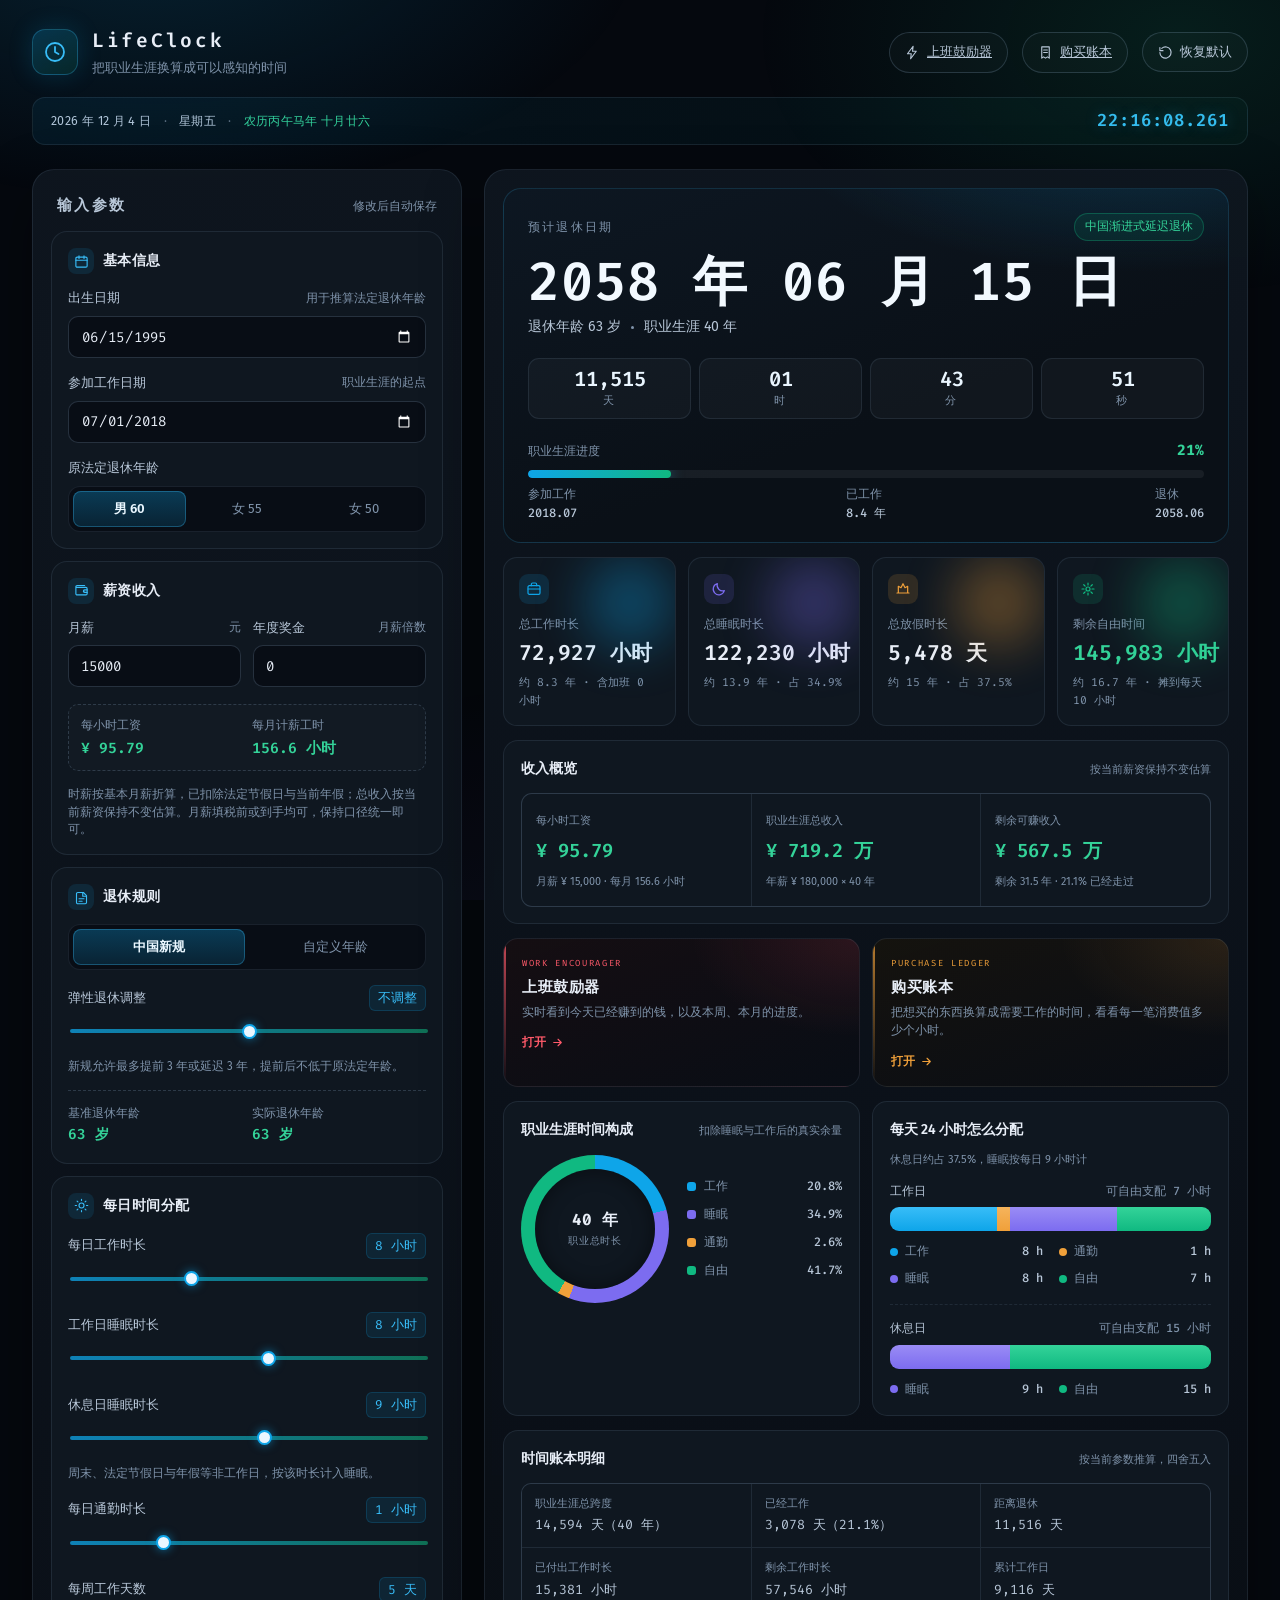
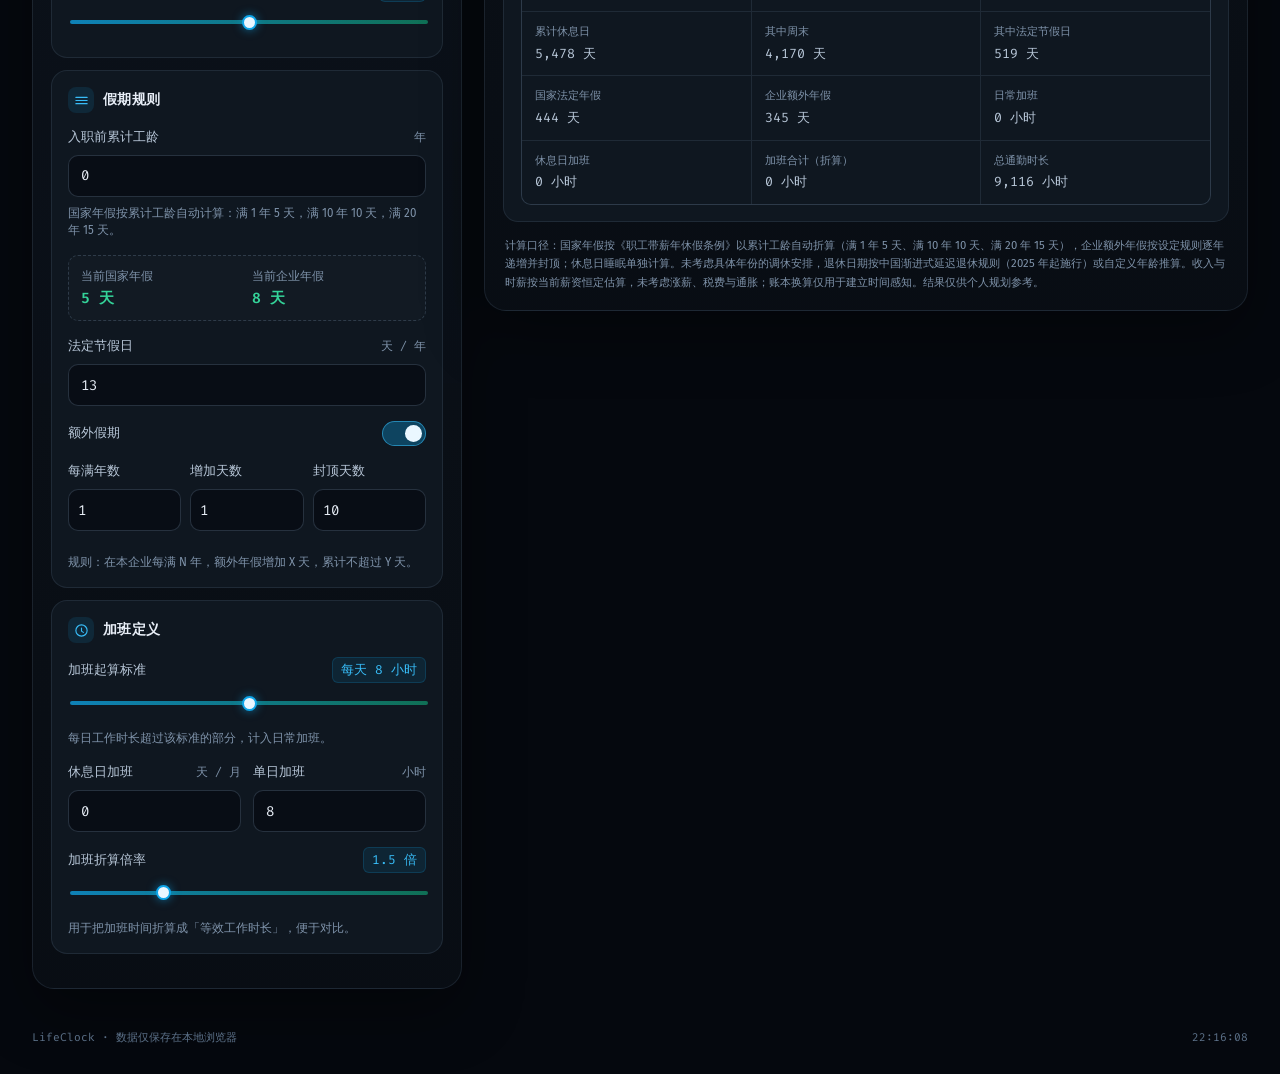
<file: index.html>
<!DOCTYPE html>
<html lang="zh-CN">
<head>
<meta charset="UTF-8" />
<meta name="viewport" content="width=device-width, initial-scale=1" />
<meta http-equiv="Cache-Control" content="no-cache, no-store, must-revalidate" />
<meta http-equiv="Pragma" content="no-cache" />
<meta http-equiv="Expires" content="0" />
<title>LifeClock · 职业生涯时间计算器</title>
<meta name="description" content="从参加工作日期推算退休时间，扣除工作、睡眠、通勤后，看看你这一生还剩下多少自由时间。" />
<link rel="preconnect" href="https://fonts.googleapis.com" />
<link rel="preconnect" href="https://fonts.gstatic.com" crossorigin />
<link href="https://fonts.googleapis.com/css2?family=Fira+Code:wght@400;500;600;700&family=Fira+Sans:wght@300;400;500;600;700&display=swap" rel="stylesheet" />
<link rel="stylesheet" href="styles.css?v=6" />
</head>
<body>
<div class="ambient" aria-hidden="true"></div>

<header class="topbar">
  <div class="brand">
    <span class="brand-mark" aria-hidden="true">
      <svg viewBox="0 0 24 24" fill="none" stroke="currentColor" stroke-width="1.8" stroke-linecap="round" stroke-linejoin="round">
        <circle cx="12" cy="12" r="9"></circle>
        <path d="M12 7v5l3.5 2"></path>
      </svg>
    </span>
    <div class="brand-text">
      <h1>LifeClock</h1>
      <p>把职业生涯换算成可以感知的时间</p>
    </div>
  </div>
  <div class="topbar-right">
    <a class="ghost-btn nav-work" href="/work.html" aria-label="打开上班鼓励器">
      <svg viewBox="0 0 24 24" fill="none" stroke="currentColor" stroke-width="1.8" stroke-linecap="round" stroke-linejoin="round" aria-hidden="true">
        <path d="M13 2L4 14h6l-1 8 9-12h-6z"></path>
      </svg>
      <span class="btn-label">上班鼓励器</span>
    </a>
    <a class="ghost-btn nav-ledger" href="/ledger.html" aria-label="打开购买账本">
      <svg viewBox="0 0 24 24" fill="none" stroke="currentColor" stroke-width="1.8" stroke-linecap="round" stroke-linejoin="round" aria-hidden="true">
        <path d="M6 3h12v18l-3-2-3 2-3-2-3 2z"></path>
        <path d="M9 8h6M9 12h6"></path>
      </svg>
      <span class="btn-label">购买账本</span>
    </a>
    <button type="button" class="ghost-btn" id="resetBtn" aria-label="恢复默认参数">
      <svg viewBox="0 0 24 24" fill="none" stroke="currentColor" stroke-width="1.8" stroke-linecap="round" stroke-linejoin="round" aria-hidden="true">
        <path d="M3 12a9 9 0 1 0 3-6.7"></path>
        <path d="M3 4v5h5"></path>
      </svg>
      <span class="btn-label">恢复默认</span>
    </button>
  </div>
</header>

<div class="clock-strip" aria-label="当前日期与时间">
  <div class="clock-date">
    <span id="liveDate">—</span>
    <span id="liveWeek">—</span>
    <span id="liveLunar" class="clock-lunar">—</span>
  </div>
  <b class="clock-time" id="liveTime">--:--:--.---</b>
</div>

<main class="layout">
  <!-- ============ 参数面板 ============ -->
  <section class="panel settings" aria-label="参数设置">

    <div class="panel-head">
      <h2>输入参数</h2>
      <span class="auto-save">修改后自动保存</span>
    </div>

    <div class="card">
      <div class="card-title">
        <span class="card-icon" aria-hidden="true">
          <svg viewBox="0 0 24 24" fill="none" stroke="currentColor" stroke-width="1.8" stroke-linecap="round" stroke-linejoin="round"><rect x="3" y="5" width="18" height="16" rx="2"></rect><path d="M8 3v4M16 3v4M3 10h18"></path></svg>
        </span>
        基本信息
      </div>

      <div class="field">
        <div class="field-head">
          <label for="birthDate">出生日期</label>
          <span class="hint">用于推算法定退休年龄</span>
        </div>
        <input type="date" id="birthDate" />
      </div>

      <div class="field">
        <div class="field-head">
          <label for="workStartDate">参加工作日期</label>
          <span class="hint">职业生涯的起点</span>
        </div>
        <input type="date" id="workStartDate" />
      </div>

      <div class="field">
        <div class="field-head">
          <span class="label-text" id="genderLabel">原法定退休年龄</span>
        </div>
        <div class="segmented" role="group" aria-labelledby="genderLabel" id="genderGroup">
          <button type="button" data-gender="male">男 60</button>
          <button type="button" data-gender="female55">女 55</button>
          <button type="button" data-gender="female50">女 50</button>
        </div>
      </div>
    </div>

    <div class="card">
      <div class="card-title">
        <span class="card-icon" aria-hidden="true">
          <svg viewBox="0 0 24 24" fill="none" stroke="currentColor" stroke-width="1.8" stroke-linecap="round" stroke-linejoin="round"><path d="M3 7h16a2 2 0 0 1 2 2v8a2 2 0 0 1-2 2H5a2 2 0 0 1-2-2V6a2 2 0 0 1 2-2h12"></path><path d="M16 13h.01M21 11h-4a2 2 0 0 0 0 4h4"></path></svg>
        </span>
        薪资收入
      </div>

      <div class="field-grid">
        <div class="field">
          <div class="field-head">
            <label for="monthlySalary">月薪</label>
            <span class="hint">元</span>
          </div>
          <input type="number" id="monthlySalary" min="0" max="1000000" step="100" value="15000" />
        </div>
        <div class="field">
          <div class="field-head">
            <label for="bonusMonths">年度奖金</label>
            <span class="hint">月薪倍数</span>
          </div>
          <input type="number" id="bonusMonths" min="0" max="24" step="0.5" value="0" />
        </div>
      </div>

      <div class="leave-summary">
        <div><span>每小时工资</span><b id="hourlyWage">—</b></div>
        <div><span>每月计薪工时</span><b id="monthlyHours">—</b></div>
      </div>

      <p class="field-note">时薪按基本月薪折算，已扣除法定节假日与当前年假；总收入按当前薪资保持不变估算。月薪填税前或到手均可，保持口径统一即可。</p>
    </div>

    <div class="card">
      <div class="card-title">
        <span class="card-icon" aria-hidden="true">
          <svg viewBox="0 0 24 24" fill="none" stroke="currentColor" stroke-width="1.8" stroke-linecap="round" stroke-linejoin="round"><path d="M4 20V6a2 2 0 0 1 2-2h9l5 5v11a2 2 0 0 1-2 2H6a2 2 0 0 1-2-2z"></path><path d="M14 4v6h6M8 14h8M8 18h5"></path></svg>
        </span>
        退休规则
      </div>

      <div class="field">
        <div class="segmented wide" role="group" aria-label="退休规则" id="retireModeGroup">
          <button type="button" data-mode="reform">中国新规</button>
          <button type="button" data-mode="custom">自定义年龄</button>
        </div>
      </div>

      <div class="field" id="customAgeField" hidden>
        <div class="field-head">
          <label for="customAge">退休年龄</label>
          <output id="customAgeOut">60 岁</output>
        </div>
        <input type="range" id="customAge" min="45" max="70" step="1" value="60" />
      </div>

      <div class="field">
        <div class="field-head">
          <label for="flexMonths">弹性退休调整</label>
          <output id="flexOut">不调整</output>
        </div>
        <input type="range" id="flexMonths" min="-36" max="36" step="1" value="0" />
        <p class="field-note" id="flexNote">新规允许最多提前 3 年或延迟 3 年，提前后不低于原法定年龄。</p>
      </div>

      <div class="rule-summary" id="ruleSummary">
        <div class="rule-row"><span>基准退休年龄</span><b id="legalAge">—</b></div>
        <div class="rule-row"><span>实际退休年龄</span><b id="actualAge">—</b></div>
      </div>
    </div>

    <div class="card">
      <div class="card-title">
        <span class="card-icon" aria-hidden="true">
          <svg viewBox="0 0 24 24" fill="none" stroke="currentColor" stroke-width="1.8" stroke-linecap="round" stroke-linejoin="round"><circle cx="12" cy="12" r="4"></circle><path d="M12 2v2M12 20v2M4.9 4.9l1.4 1.4M17.7 17.7l1.4 1.4M2 12h2M20 12h2M4.9 19.1l1.4-1.4M17.7 6.3l1.4-1.4"></path></svg>
        </span>
        每日时间分配
      </div>

      <div class="field">
        <div class="field-head">
          <label for="dailyHours">每日工作时长</label>
          <output id="dailyHoursOut">8 小时</output>
        </div>
        <input type="range" id="dailyHours" min="4" max="16" step="0.5" value="8" />
      </div>

      <div class="field">
        <div class="field-head">
          <label for="sleepHours">工作日睡眠时长</label>
          <output id="sleepHoursOut">8 小时</output>
        </div>
        <input type="range" id="sleepHours" min="3" max="12" step="0.5" value="8" />
      </div>

      <div class="field">
        <div class="field-head">
          <label for="restSleepHours">休息日睡眠时长</label>
          <output id="restSleepHoursOut">9 小时</output>
        </div>
        <input type="range" id="restSleepHours" min="3" max="14" step="0.5" value="9" />
        <p class="field-note">周末、法定节假日与年假等非工作日，按该时长计入睡眠。</p>
      </div>

      <div class="field">
        <div class="field-head">
          <label for="commuteHours">每日通勤时长</label>
          <output id="commuteHoursOut">1 小时</output>
        </div>
        <input type="range" id="commuteHours" min="0" max="4" step="0.5" value="1" />
      </div>

      <div class="field">
        <div class="field-head">
          <label for="workdaysPerWeek">每周工作天数</label>
          <output id="workdaysOut">5 天</output>
        </div>
        <input type="range" id="workdaysPerWeek" min="3" max="7" step="1" value="5" />
      </div>
    </div>

    <div class="card">
      <div class="card-title">
        <span class="card-icon" aria-hidden="true">
          <svg viewBox="0 0 24 24" fill="none" stroke="currentColor" stroke-width="1.8" stroke-linecap="round" stroke-linejoin="round"><path d="M3 7h18M3 12h18M3 17h18"></path></svg>
        </span>
        假期规则
      </div>

      <div class="field">
        <div class="field-head">
          <label for="priorYears">入职前累计工龄</label>
          <span class="hint">年</span>
        </div>
        <input type="number" id="priorYears" min="0" max="40" step="0.5" value="0" />
        <p class="field-note">国家年假按累计工龄自动计算：满 1 年 5 天，满 10 年 10 天，满 20 年 15 天。</p>
      </div>

      <div class="leave-summary">
        <div><span>当前国家年假</span><b id="statutoryNow">—</b></div>
        <div><span>当前企业年假</span><b id="extraNow">—</b></div>
      </div>

      <div class="field">
        <div class="field-head">
          <label for="statutoryHolidays">法定节假日</label>
          <span class="hint">天 / 年</span>
        </div>
        <input type="number" id="statutoryHolidays" min="0" max="40" step="1" value="13" />
      </div>

      <div class="field">
        <div class="field-head">
          <label for="extraLeaveEnabled">额外假期</label>
          <label class="switch">
            <input type="checkbox" id="extraLeaveEnabled" />
            <span class="switch-track" aria-hidden="true"></span>
            <span class="sr-only">启用额外假期规则</span>
          </label>
        </div>
      </div>

      <div id="extraLeaveFields">
        <div class="field-grid three">
          <div class="field">
            <div class="field-head"><label for="extraInterval">每满年数</label></div>
            <input type="number" id="extraInterval" min="0.5" max="10" step="0.5" value="1" />
          </div>
          <div class="field">
            <div class="field-head"><label for="extraIncrement">增加天数</label></div>
            <input type="number" id="extraIncrement" min="0" max="10" step="0.5" value="1" />
          </div>
          <div class="field">
            <div class="field-head"><label for="extraCap">封顶天数</label></div>
            <input type="number" id="extraCap" min="0" max="40" step="1" value="10" />
          </div>
        </div>
        <p class="field-note">规则：在本企业每满 N 年，额外年假增加 X 天，累计不超过 Y 天。</p>
      </div>
    </div>

    <div class="card">
      <div class="card-title">
        <span class="card-icon" aria-hidden="true">
          <svg viewBox="0 0 24 24" fill="none" stroke="currentColor" stroke-width="1.8" stroke-linecap="round" stroke-linejoin="round"><path d="M12 8v5l3 2"></path><circle cx="12" cy="12" r="9"></circle></svg>
        </span>
        加班定义
      </div>

      <div class="field">
        <div class="field-head">
          <label for="standardHours">加班起算标准</label>
          <output id="standardHoursOut">每天 8 小时</output>
        </div>
        <input type="range" id="standardHours" min="4" max="12" step="0.5" value="8" />
        <p class="field-note">每日工作时长超过该标准的部分，计入日常加班。</p>
      </div>

      <div class="field-grid">
        <div class="field">
          <div class="field-head">
            <label for="weekendOTDays">休息日加班</label>
            <span class="hint">天 / 月</span>
          </div>
          <input type="number" id="weekendOTDays" min="0" max="15" step="0.5" value="0" />
        </div>
        <div class="field">
          <div class="field-head">
            <label for="weekendOTHours">单日加班</label>
            <span class="hint">小时</span>
          </div>
          <input type="number" id="weekendOTHours" min="0" max="16" step="0.5" value="8" />
        </div>
      </div>

      <div class="field">
        <div class="field-head">
          <label for="otRate">加班折算倍率</label>
          <output id="otRateOut">1.5 倍</output>
        </div>
        <input type="range" id="otRate" min="1" max="3" step="0.1" value="1.5" />
        <p class="field-note">用于把加班时间折算成「等效工作时长」，便于对比。</p>
      </div>
    </div>

    <div class="notice" id="notice" hidden></div>
  </section>

  <!-- ============ 结果面板 ============ -->
  <section class="panel results" aria-label="计算结果">

    <div class="hero">
      <div class="hero-top">
        <span class="hero-label">预计退休日期</span>
        <span class="hero-badge" id="ruleBadge">中国渐进式延迟退休</span>
      </div>
      <div class="hero-date" id="retireDate">—</div>
      <div class="hero-sub">
        <span id="retireAge">—</span>
        <span class="dot"></span>
        <span id="careerSpan">—</span>
      </div>

      <div class="countdown" aria-label="距离退休倒计时">
        <div class="cd"><b id="cdDays">—</b><span>天</span></div>
        <div class="cd"><b id="cdHours">—</b><span>时</span></div>
        <div class="cd"><b id="cdMinutes">—</b><span>分</span></div>
        <div class="cd"><b id="cdSeconds">—</b><span>秒</span></div>
      </div>

      <div class="progress-block">
        <div class="progress-head">
          <span>职业生涯进度</span>
          <b id="progressPct">0%</b>
        </div>
        <div class="progress-track" role="progressbar" aria-valuemin="0" aria-valuemax="100" aria-valuenow="0" id="progressBar">
          <div class="progress-fill" id="progressFill"></div>
        </div>
        <div class="progress-foot">
          <span>参加工作 <b id="startLabel">—</b></span>
          <span>已工作 <b id="elapsedLabel">—</b></span>
          <span>退休 <b id="retireLabel">—</b></span>
        </div>
      </div>
    </div>

    <div class="stat-grid">
      <article class="stat" data-tone="work">
        <div class="stat-icon" aria-hidden="true">
          <svg viewBox="0 0 24 24" fill="none" stroke="currentColor" stroke-width="1.8" stroke-linecap="round" stroke-linejoin="round"><rect x="3" y="7" width="18" height="13" rx="2"></rect><path d="M8 7V5a2 2 0 0 1 2-2h4a2 2 0 0 1 2 2v2M3 12h18"></path></svg>
        </div>
        <div class="stat-label">总工作时长</div>
        <div class="stat-value" id="statWork">—</div>
        <div class="stat-sub" id="statWorkSub">—</div>
      </article>

      <article class="stat" data-tone="sleep">
        <div class="stat-icon" aria-hidden="true">
          <svg viewBox="0 0 24 24" fill="none" stroke="currentColor" stroke-width="1.8" stroke-linecap="round" stroke-linejoin="round"><path d="M20 14.5A8.5 8.5 0 0 1 9.5 4 8.5 8.5 0 1 0 20 14.5z"></path></svg>
        </div>
        <div class="stat-label">总睡眠时长</div>
        <div class="stat-value" id="statSleep">—</div>
        <div class="stat-sub" id="statSleepSub">—</div>
      </article>

      <article class="stat" data-tone="vacation">
        <div class="stat-icon" aria-hidden="true">
          <svg viewBox="0 0 24 24" fill="none" stroke="currentColor" stroke-width="1.8" stroke-linecap="round" stroke-linejoin="round"><path d="M3 18h18M5 18V8l4 2 3-6 3 6 4-2v10"></path></svg>
        </div>
        <div class="stat-label">总放假时长</div>
        <div class="stat-value" id="statVacation">—</div>
        <div class="stat-sub" id="statVacationSub">—</div>
      </article>

      <article class="stat accent" data-tone="free">
        <div class="stat-icon" aria-hidden="true">
          <svg viewBox="0 0 24 24" fill="none" stroke="currentColor" stroke-width="1.8" stroke-linecap="round" stroke-linejoin="round"><path d="M12 3v3M12 18v3M3 12h3M18 12h3M5.6 5.6l2.1 2.1M16.3 16.3l2.1 2.1M5.6 18.4l2.1-2.1M16.3 7.7l2.1-2.1"></path><circle cx="12" cy="12" r="3"></circle></svg>
        </div>
        <div class="stat-label">剩余自由时间</div>
        <div class="stat-value" id="statFree">—</div>
        <div class="stat-sub" id="statFreeSub">—</div>
      </article>
    </div>

    <div class="chart-card income-card">
      <div class="chart-head">
        <h3>收入概览</h3>
        <span class="chart-hint">按当前薪资保持不变估算</span>
      </div>
      <div class="income-grid">
        <div class="income-item">
          <span>每小时工资</span>
          <b id="incomeHourly">—</b>
          <small id="incomeHourlyNote">—</small>
        </div>
        <div class="income-item">
          <span>职业生涯总收入</span>
          <b id="incomeTotal">—</b>
          <small id="incomeTotalNote">—</small>
        </div>
        <div class="income-item">
          <span>剩余可赚收入</span>
          <b id="incomeRemain">—</b>
          <small id="incomeRemainNote">—</small>
        </div>
      </div>
    </div>

    <div class="tool-grid">
      <a class="tool-card tool-work" href="/work.html">
        <span class="tool-eyebrow">WORK ENCOURAGER</span>
        <h3>上班鼓励器</h3>
        <p>实时看到今天已经赚到的钱，以及本周、本月的进度。</p>
        <span class="tool-action">
          打开
          <svg viewBox="0 0 24 24" fill="none" stroke="currentColor" stroke-width="2" stroke-linecap="round" stroke-linejoin="round" aria-hidden="true">
            <path d="M5 12h14M13 6l6 6-6 6"></path>
          </svg>
        </span>
      </a>
      <a class="tool-card tool-ledger" href="/ledger.html">
        <span class="tool-eyebrow">PURCHASE LEDGER</span>
        <h3>购买账本</h3>
        <p>把想买的东西换算成需要工作的时间，看看每一笔消费值多少个小时。</p>
        <span class="tool-action">
          打开
          <svg viewBox="0 0 24 24" fill="none" stroke="currentColor" stroke-width="2" stroke-linecap="round" stroke-linejoin="round" aria-hidden="true">
            <path d="M5 12h14M13 6l6 6-6 6"></path>
          </svg>
        </span>
      </a>
    </div>

    <div class="charts">
      <div class="chart-card">
        <div class="chart-head">
          <h3>职业生涯时间构成</h3>
          <span class="chart-hint">扣除睡眠与工作后的真实余量</span>
        </div>
        <div class="donut-wrap">
          <div class="donut" id="donut" role="img" aria-label="职业生涯时间构成环形图">
            <div class="donut-hole">
              <b id="donutCenter">—</b>
              <span>职业总时长</span>
            </div>
          </div>
          <ul class="legend" id="legend">
            <li data-key="work"><i></i><span>工作</span><b id="legendWork">—</b></li>
            <li data-key="sleep"><i></i><span>睡眠</span><b id="legendSleep">—</b></li>
            <li data-key="commute"><i></i><span>通勤</span><b id="legendCommute">—</b></li>
            <li data-key="free"><i></i><span>自由</span><b id="legendFree">—</b></li>
          </ul>
        </div>
      </div>

      <div class="chart-card">
        <div class="chart-head">
          <h3>每天 24 小时怎么分配</h3>
          <span class="chart-hint" id="dailyHint">—</span>
        </div>
        <div class="day-profile">
          <div class="day-profile-head"><span>工作日</span><b id="workdayFreeLabel">—</b></div>
          <div class="day-bar" aria-hidden="true">
            <span class="seg work" id="segWork"></span>
            <span class="seg commute" id="segCommute"></span>
            <span class="seg sleep" id="segSleep"></span>
            <span class="seg free" id="segFree"></span>
          </div>
          <div class="day-legend">
            <div><i class="dot work"></i>工作 <b id="dayWork">—</b></div>
            <div><i class="dot commute"></i>通勤 <b id="dayCommute">—</b></div>
            <div><i class="dot sleep"></i>睡眠 <b id="daySleep">—</b></div>
            <div><i class="dot free"></i>自由 <b id="dayFree">—</b></div>
          </div>
        </div>

        <div class="day-profile">
          <div class="day-profile-head"><span>休息日</span><b id="restdayFreeLabel">—</b></div>
          <div class="day-bar" aria-hidden="true">
            <span class="seg sleep" id="segRestSleep"></span>
            <span class="seg free" id="segRestFree"></span>
          </div>
          <div class="day-legend two">
            <div><i class="dot sleep"></i>睡眠 <b id="restSleep">—</b></div>
            <div><i class="dot free"></i>自由 <b id="restFree">—</b></div>
          </div>
        </div>
      </div>
    </div>

    <div class="chart-card details">
      <div class="chart-head">
        <h3>时间账本明细</h3>
        <span class="chart-hint">按当前参数推算，四舍五入</span>
      </div>
      <dl class="detail-grid">
        <div><dt>职业生涯总跨度</dt><dd id="dTotal">—</dd></div>
        <div><dt>已经工作</dt><dd id="dElapsed">—</dd></div>
        <div><dt>距离退休</dt><dd id="dRemain">—</dd></div>
        <div><dt>已付出工作时长</dt><dd id="dElapsedWork">—</dd></div>
        <div><dt>剩余工作时长</dt><dd id="dRemainWork">—</dd></div>
        <div><dt>累计工作日</dt><dd id="dWorkdays">—</dd></div>
        <div><dt>累计休息日</dt><dd id="dVacation">—</dd></div>
        <div><dt>其中周末</dt><dd id="dWeekend">—</dd></div>
        <div><dt>其中法定节假日</dt><dd id="dHoliday">—</dd></div>
        <div><dt>国家法定年假</dt><dd id="dStatutoryLeave">—</dd></div>
        <div><dt>企业额外年假</dt><dd id="dExtraLeave">—</dd></div>
        <div><dt>日常加班</dt><dd id="dWeekdayOT">—</dd></div>
        <div><dt>休息日加班</dt><dd id="dWeekendOT">—</dd></div>
        <div><dt>加班合计（折算）</dt><dd id="dOTOfficial">—</dd></div>
        <div><dt>总通勤时长</dt><dd id="dCommute">—</dd></div>
      </dl>
    </div>

    <p class="assumptions">
      计算口径：国家年假按《职工带薪年休假条例》以累计工龄自动折算（满 1 年 5 天、满 10 年 10 天、满 20 年 15 天），企业额外年假按设定规则逐年递增并封顶；休息日睡眠单独计算。未考虑具体年份的调休安排，退休日期按中国渐进式延迟退休规则（2025 年起施行）或自定义年龄推算。收入与时薪按当前薪资恒定估算，未考虑涨薪、税费与通胀；账本换算仅用于建立时间感知。结果仅供个人规划参考。
    </p>
  </section>
</main>

<footer class="footer">
  <span>LifeClock · 数据仅保存在本地浏览器</span>
  <span id="footerClock">—</span>
</footer>

<script src="app.js?v=5"></script>
</body>
</html>
</file>
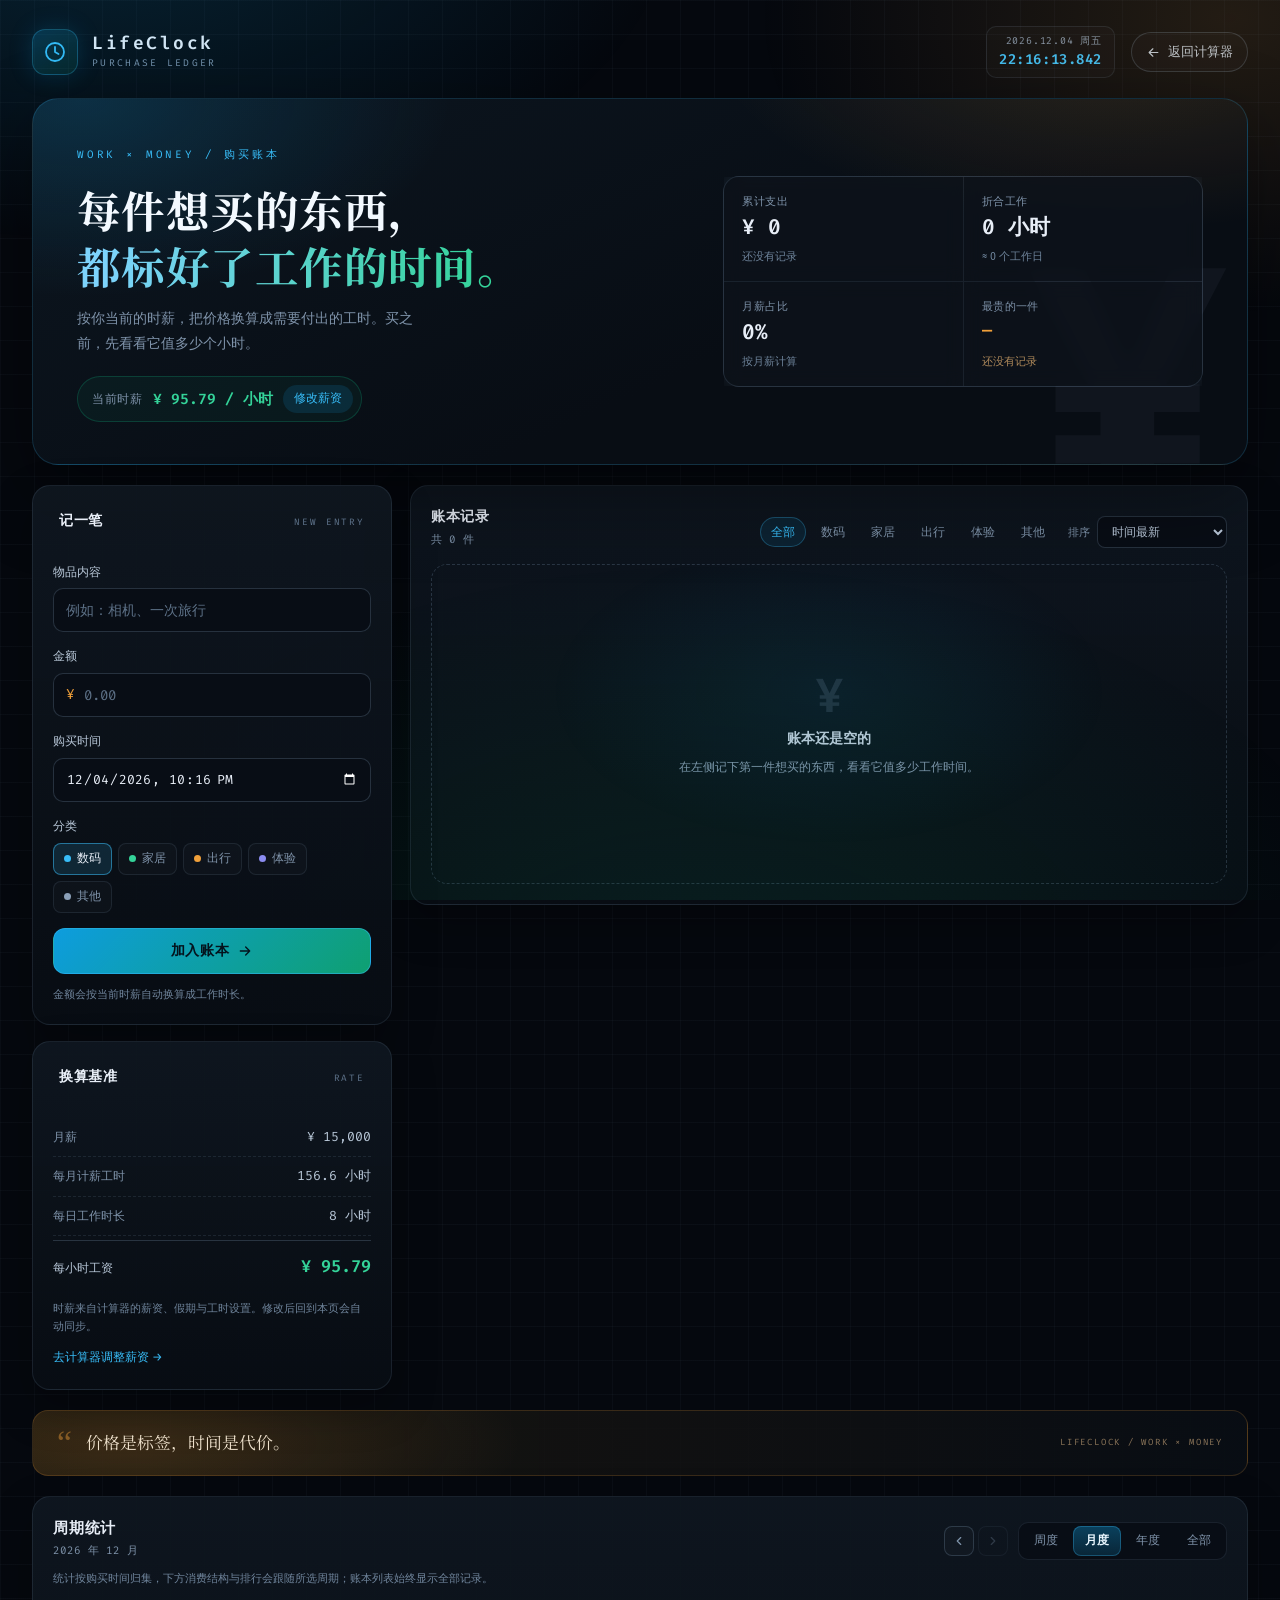
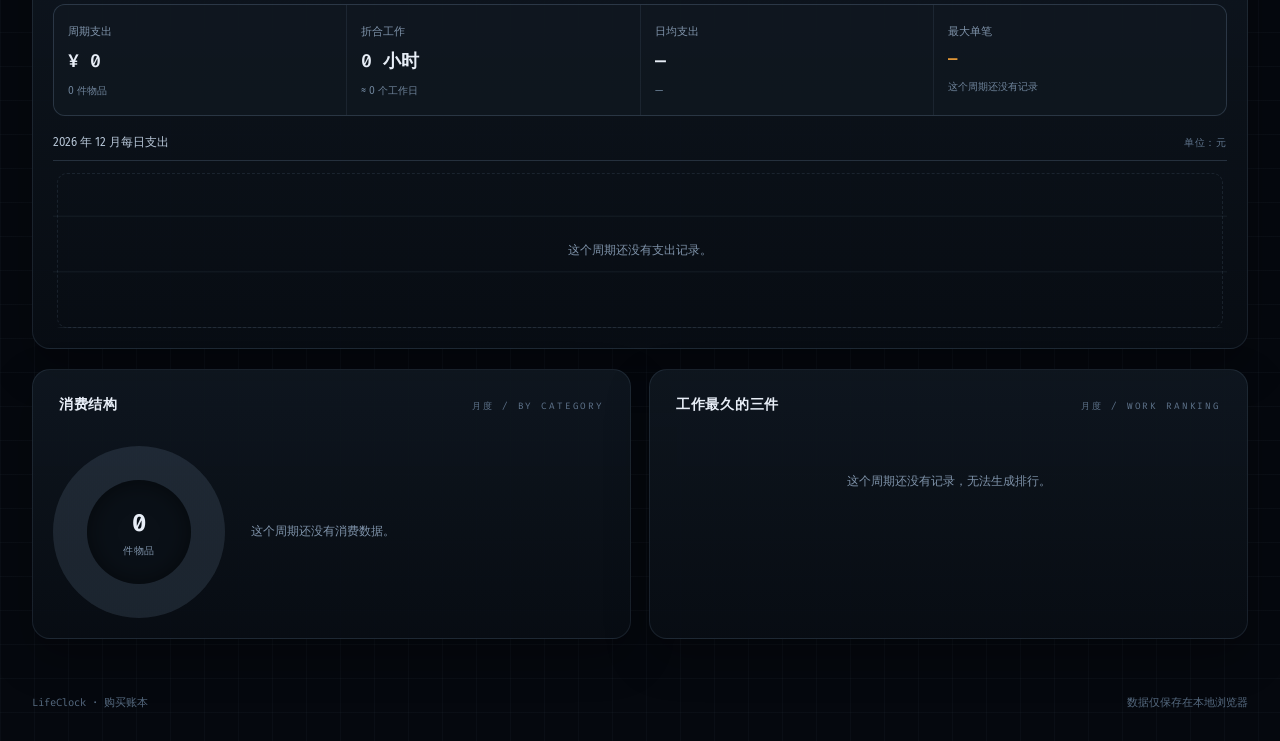
<file: ledger.html>
<!DOCTYPE html>
<html lang="zh-CN">
<head>
<meta charset="UTF-8" />
<meta name="viewport" content="width=device-width, initial-scale=1" />
<meta http-equiv="Cache-Control" content="no-cache, no-store, must-revalidate" />
<meta http-equiv="Pragma" content="no-cache" />
<meta http-equiv="Expires" content="0" />
<title>购买账本 · LifeClock</title>
<meta name="description" content="把想买的东西换算成需要工作的时间。按你的时薪，看看每一笔消费值多少个小时。" />
<link rel="preconnect" href="https://fonts.googleapis.com" />
<link rel="preconnect" href="https://fonts.gstatic.com" crossorigin />
<link href="https://fonts.googleapis.com/css2?family=Fira+Code:wght@400;500;600;700&family=Fira+Sans:wght@300;400;500;600;700&family=Noto+Serif+SC:wght@600;700&display=swap" rel="stylesheet" />
<link rel="stylesheet" href="styles.css?v=6" />
<link rel="stylesheet" href="ledger.css?v=3" />
</head>
<body class="ledger-page">
<div class="ambient" aria-hidden="true"></div>

<header class="ledger-nav">
  <a class="brand" href="/" aria-label="返回 LifeClock 计算器">
    <span class="brand-mark" aria-hidden="true">
      <svg viewBox="0 0 24 24" fill="none" stroke="currentColor" stroke-width="1.8" stroke-linecap="round" stroke-linejoin="round">
        <circle cx="12" cy="12" r="9"></circle>
        <path d="M12 7v5l3.5 2"></path>
      </svg>
    </span>
    <span class="brand-text">
      <span class="brand-name">LifeClock</span>
      <span class="brand-sub">PURCHASE LEDGER</span>
    </span>
  </a>

  <div class="nav-right">
    <div class="ledger-clock" aria-label="当前时间">
      <span id="navDate">—</span>
      <b id="navTime">--:--:--.---</b>
    </div>
    <a class="nav-back" href="/">
      <svg viewBox="0 0 24 24" fill="none" stroke="currentColor" stroke-width="1.8" stroke-linecap="round" stroke-linejoin="round" aria-hidden="true">
        <path d="M19 12H5M11 6l-6 6 6 6"></path>
      </svg>
      返回计算器
    </a>
  </div>
</header>

<main class="ledger-shell">

  <section class="ledger-hero" aria-labelledby="ledgerTitle">
    <div class="hero-copy">
      <span class="eyebrow">WORK × MONEY / 购买账本</span>
      <h1 id="ledgerTitle">每件想买的东西，<br /><span>都标好了工作的时间。</span></h1>
      <p class="hero-sub">按你当前的时薪，把价格换算成需要付出的工时。买之前，先看看它值多少个小时。</p>

      <div class="rate-pill">
        <span class="rate-label">当前时薪</span>
        <b id="rateValue">—</b>
        <a href="/">修改薪资</a>
      </div>
    </div>

    <div class="hero-stats">
      <div class="hstat">
        <span>累计支出</span>
        <b id="totalSpent">¥ 0</b>
        <small id="totalSpentSub">还没有记录</small>
      </div>
      <div class="hstat">
        <span>折合工作</span>
        <b id="totalHours">0 小时</b>
        <small id="totalDaysSub">≈ 0 个工作日</small>
      </div>
      <div class="hstat">
        <span>月薪占比</span>
        <b id="salaryShare">—</b>
        <small id="salaryShareSub">按月薪计算</small>
      </div>
      <div class="hstat accent">
        <span>最贵的一件</span>
        <b id="topItem">—</b>
        <small id="topItemSub">—</small>
      </div>
    </div>
  </section>

  <div class="rate-warning" id="rateWarning" hidden>
    还没有可用的时薪，账本暂时只能记录金额。先回到计算器填写月薪，这里就能换算工作时长。
    <a href="/">去设置月薪</a>
  </div>

  <section class="ledger-body">
    <aside class="ledger-side" aria-label="记一笔与换算基准">

      <div class="panel form-panel">
        <div class="panel-head">
          <h2>记一笔</h2>
          <span class="panel-eyebrow">NEW ENTRY</span>
        </div>

        <form id="ledgerForm" autocomplete="off">
          <div class="field">
            <label for="itemName">物品内容</label>
            <input type="text" id="itemName" placeholder="例如：相机、一次旅行" maxlength="40" />
          </div>

          <div class="field">
            <label for="itemAmount">金额</label>
            <div class="money-input">
              <span aria-hidden="true">¥</span>
              <input type="number" id="itemAmount" placeholder="0.00" min="0.01" max="100000000" step="0.01" inputmode="decimal" />
            </div>
          </div>

          <div class="field">
            <label for="itemDate">购买时间</label>
            <input type="datetime-local" id="itemDate" />
          </div>

          <div class="field">
            <span class="field-label">分类</span>
            <div class="cat-picker" id="catPicker" role="group" aria-label="选择分类">
              <button type="button" data-cat="数码" class="active"><i></i>数码</button>
              <button type="button" data-cat="家居"><i></i>家居</button>
              <button type="button" data-cat="出行"><i></i>出行</button>
              <button type="button" data-cat="体验"><i></i>体验</button>
              <button type="button" data-cat="其他"><i></i>其他</button>
            </div>
          </div>

          <button type="submit" class="submit-btn">
            加入账本
            <svg viewBox="0 0 24 24" fill="none" stroke="currentColor" stroke-width="2" stroke-linecap="round" stroke-linejoin="round" aria-hidden="true">
              <path d="M5 12h14M13 6l6 6-6 6"></path>
            </svg>
          </button>
        </form>

        <p class="form-tip">金额会按当前时薪自动换算成工作时长。</p>
      </div>

      <div class="panel rate-panel">
        <div class="panel-head">
          <h2>换算基准</h2>
          <span class="panel-eyebrow">RATE</span>
        </div>
        <dl class="rate-list">
          <div><dt>月薪</dt><dd id="baseSalary">—</dd></div>
          <div><dt>每月计薪工时</dt><dd id="baseMonthlyHours">—</dd></div>
          <div><dt>每日工作时长</dt><dd id="baseDailyHours">—</dd></div>
          <div class="highlight"><dt>每小时工资</dt><dd id="baseRate">—</dd></div>
        </dl>
        <p class="rate-note">时薪来自计算器的薪资、假期与工时设置。修改后回到本页会自动同步。</p>
        <a class="rate-link" href="/">去计算器调整薪资 →</a>
      </div>

    </aside>

    <section class="panel list-panel" aria-labelledby="listTitle">
      <div class="list-head">
        <div>
          <h2 id="listTitle">账本记录</h2>
          <span class="list-meta" id="listMeta">共 0 件</span>
        </div>
        <div class="list-tools">
          <div class="filter-chips" id="filterChips" role="group" aria-label="按分类筛选">
            <button type="button" data-filter="全部" class="active">全部</button>
            <button type="button" data-filter="数码">数码</button>
            <button type="button" data-filter="家居">家居</button>
            <button type="button" data-filter="出行">出行</button>
            <button type="button" data-filter="体验">体验</button>
            <button type="button" data-filter="其他">其他</button>
          </div>
          <label class="sort-control">
            <span>排序</span>
            <select id="sortSelect">
              <option value="newest">时间最新</option>
              <option value="oldest">时间最早</option>
              <option value="amount-desc">金额从高到低</option>
              <option value="amount-asc">金额从低到高</option>
            </select>
          </label>
        </div>
      </div>

      <ul class="entry-list" id="entryList"></ul>
    </section>
  </section>

  <section class="ledger-quote" aria-hidden="true">
    <span class="quote-mark">“</span>
    <p>价格是标签，时间是代价。</p>
    <span class="quote-source">LIFECLOCK / WORK × MONEY</span>
  </section>

  <section class="panel stats-panel" aria-labelledby="statsTitle">
    <div class="stats-head">
      <div>
        <h2 id="statsTitle">周期统计</h2>
        <span class="stats-sub" id="statsRange">—</span>
      </div>
      <div class="stats-controls">
        <div class="period-nav" id="periodNav">
          <button type="button" id="periodPrev" aria-label="上一个周期">
            <svg viewBox="0 0 24 24" fill="none" stroke="currentColor" stroke-width="2" stroke-linecap="round" stroke-linejoin="round" aria-hidden="true"><path d="M15 6l-6 6 6 6"></path></svg>
          </button>
          <button type="button" id="periodNext" aria-label="下一个周期">
            <svg viewBox="0 0 24 24" fill="none" stroke="currentColor" stroke-width="2" stroke-linecap="round" stroke-linejoin="round" aria-hidden="true"><path d="M9 6l6 6-6 6"></path></svg>
          </button>
        </div>
        <div class="period-tabs" id="periodTabs" role="group" aria-label="统计周期">
          <button type="button" data-period="week">周度</button>
          <button type="button" data-period="month" class="active">月度</button>
          <button type="button" data-period="year">年度</button>
          <button type="button" data-period="all">全部</button>
        </div>
      </div>
    </div>

    <p class="stats-note">统计按购买时间归集，下方消费结构与排行会跟随所选周期；账本列表始终显示全部记录。</p>

    <div class="stats-kpis">
      <div class="kpi">
        <span>周期支出</span>
        <b id="periodSpent">¥ 0</b>
        <small id="periodSpentSub">0 件物品</small>
      </div>
      <div class="kpi">
        <span>折合工作</span>
        <b id="periodHours">0 小时</b>
        <small id="periodHoursSub">≈ 0 个工作日</small>
      </div>
      <div class="kpi">
        <span>日均支出</span>
        <b id="periodDaily">—</b>
        <small id="periodDailySub">—</small>
      </div>
      <div class="kpi accent">
        <span>最大单笔</span>
        <b id="periodTop">—</b>
        <small id="periodTopSub">—</small>
      </div>
    </div>

    <div class="trend-block">
      <div class="trend-head">
        <span id="trendTitle">月度支出</span>
        <span class="trend-unit">单位：元</span>
      </div>
      <div class="trend-chart" id="trendChart"></div>
    </div>
  </section>

  <section class="ledger-charts">
    <div class="panel chart-panel">
      <div class="panel-head">
        <h2>消费结构</h2>
        <span class="panel-eyebrow" id="categoryPeriodLabel">月度 / BY CATEGORY</span>
      </div>
      <div class="category-wrap">
        <div class="cat-donut" id="catDonut">
          <div class="cat-hole">
            <b id="catCenter">0</b>
            <span>件物品</span>
          </div>
        </div>
        <ul class="cat-legend" id="catLegend"></ul>
      </div>
    </div>

    <div class="panel chart-panel">
      <div class="panel-head">
        <h2>工作最久的三件</h2>
        <span class="panel-eyebrow" id="rankingPeriodLabel">月度 / WORK RANKING</span>
      </div>
      <ol class="rank-list" id="rankList"></ol>
    </div>
  </section>

</main>

<footer class="ledger-footer">
  <span>LifeClock · 购买账本</span>
  <span>数据仅保存在本地浏览器</span>
</footer>

<script src="ledger.js?v=2"></script>
</body>
</html>
</file>
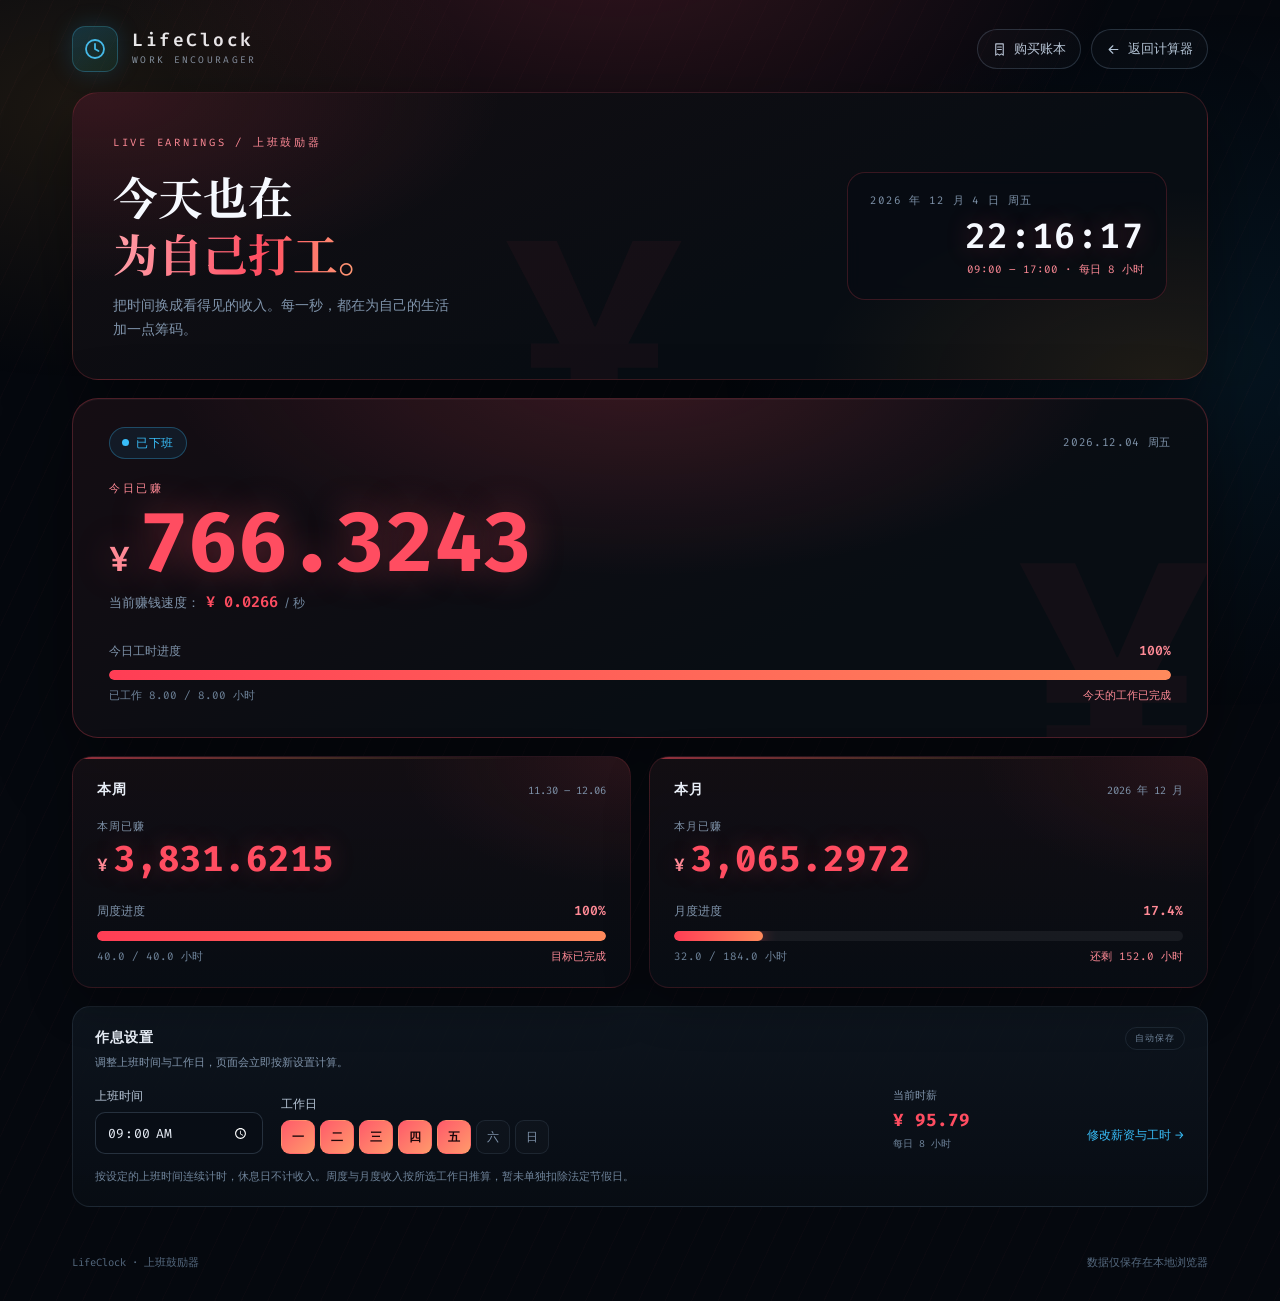
<file: work.html>
<!DOCTYPE html>
<html lang="zh-CN">
<head>
<meta charset="UTF-8" />
<meta name="viewport" content="width=device-width, initial-scale=1" />
<meta http-equiv="Cache-Control" content="no-cache, no-store, must-revalidate" />
<meta http-equiv="Pragma" content="no-cache" />
<meta http-equiv="Expires" content="0" />
<title>上班鼓励器 · LifeClock</title>
<meta name="description" content="实时看到今天已经赚到的钱，以及本周、本月的工作进度和累积收入。" />
<link rel="preconnect" href="https://fonts.googleapis.com" />
<link rel="preconnect" href="https://fonts.gstatic.com" crossorigin />
<link href="https://fonts.googleapis.com/css2?family=Fira+Code:wght@400;500;600;700&family=Fira+Sans:wght@300;400;500;600;700&family=Noto+Serif+SC:wght@600;700&display=swap" rel="stylesheet" />
<link rel="stylesheet" href="styles.css?v=6" />
<link rel="stylesheet" href="work.css?v=1" />
</head>
<body class="work-page">
<div class="ambient" aria-hidden="true"></div>

<header class="work-nav">
  <a class="brand" href="/" aria-label="返回 LifeClock 计算器">
    <span class="brand-mark" aria-hidden="true">
      <svg viewBox="0 0 24 24" fill="none" stroke="currentColor" stroke-width="1.8" stroke-linecap="round" stroke-linejoin="round">
        <circle cx="12" cy="12" r="9"></circle>
        <path d="M12 7v5l3.5 2"></path>
      </svg>
    </span>
    <span class="brand-text">
      <span class="brand-name">LifeClock</span>
      <span class="brand-sub">WORK ENCOURAGER</span>
    </span>
  </a>

  <div class="nav-right">
    <a class="nav-back nav-ledger-link" href="/ledger.html">
      <svg viewBox="0 0 24 24" fill="none" stroke="currentColor" stroke-width="1.8" stroke-linecap="round" stroke-linejoin="round" aria-hidden="true">
        <path d="M6 3h12v18l-3-2-3 2-3-2-3 2z"></path>
        <path d="M9 8h6M9 12h6"></path>
      </svg>
      购买账本
    </a>
    <a class="nav-back" href="/">
      <svg viewBox="0 0 24 24" fill="none" stroke="currentColor" stroke-width="1.8" stroke-linecap="round" stroke-linejoin="round" aria-hidden="true">
        <path d="M19 12H5M11 6l-6 6 6 6"></path>
      </svg>
      返回计算器
    </a>
  </div>
</header>

<main class="work-shell">

  <div class="work-warning" id="workWarning" hidden>
    还没有设置月薪，收入暂时显示为 0。先回到计算器填写月薪，这里就能实时计算。
    <a href="/">去设置月薪</a>
  </div>

  <section class="work-hero" aria-labelledby="workTitle">
    <div class="hero-copy">
      <span class="eyebrow">LIVE EARNINGS / 上班鼓励器</span>
      <h1 id="workTitle">今天也在<br /><span>为自己打工。</span></h1>
      <p>把时间换成看得见的收入。每一秒，都在为自己的生活加一点筹码。</p>
    </div>
    <div class="hero-clock">
      <span class="clock-date" id="todayDate">—</span>
      <b class="clock-time" id="liveClock">--:--:--</b>
      <span class="clock-schedule" id="scheduleLine">—</span>
    </div>
  </section>

  <section class="earn-board" aria-labelledby="todayEarnLabel">
    <div class="board-head">
      <span class="status-pill is-working" id="workStatus"><i aria-hidden="true"></i><span id="statusText">上班中</span></span>
      <span class="board-date" id="boardDate">—</span>
    </div>

    <div class="board-label" id="todayEarnLabel">今日已赚</div>
    <div class="today-amount"><span class="currency" aria-hidden="true">¥</span><b id="todayAmount">0.0000</b></div>
    <div class="speed-line">当前赚钱速度：<b id="speedValue">¥ 0.0000</b><span class="speed-unit">/ 秒</span></div>

    <div class="progress-block">
      <div class="progress-head"><span>今日工时进度</span><b id="todayPct">0%</b></div>
      <div class="bar" role="progressbar" aria-valuemin="0" aria-valuemax="100" aria-valuenow="0" id="todayBarTrack">
        <i id="todayBar"></i>
      </div>
      <div class="progress-foot">
        <span id="todayHours">已工作 0.00 / 8.00 小时</span>
        <span id="todayHint">—</span>
      </div>
    </div>
  </section>

  <section class="period-grid">
    <article class="period-card">
      <div class="period-head"><h2>本周</h2><span id="weekRange">—</span></div>
      <div class="period-label">本周已赚</div>
      <div class="period-amount"><span aria-hidden="true">¥</span><b id="weekAmount">0.0000</b></div>
      <div class="progress-block">
        <div class="progress-head"><span>周度进度</span><b id="weekPct">0%</b></div>
        <div class="bar" role="progressbar" aria-valuemin="0" aria-valuemax="100" aria-valuenow="0" id="weekBarTrack">
          <i id="weekBar"></i>
        </div>
        <div class="progress-foot">
          <span id="weekHours">—</span>
          <span id="weekHint">—</span>
        </div>
      </div>
    </article>

    <article class="period-card">
      <div class="period-head"><h2>本月</h2><span id="monthRange">—</span></div>
      <div class="period-label">本月已赚</div>
      <div class="period-amount"><span aria-hidden="true">¥</span><b id="monthAmount">0.0000</b></div>
      <div class="progress-block">
        <div class="progress-head"><span>月度进度</span><b id="monthPct">0%</b></div>
        <div class="bar" role="progressbar" aria-valuemin="0" aria-valuemax="100" aria-valuenow="0" id="monthBarTrack">
          <i id="monthBar"></i>
        </div>
        <div class="progress-foot">
          <span id="monthHours">—</span>
          <span id="monthHint">—</span>
        </div>
      </div>
    </article>
  </section>

  <section class="schedule-panel" aria-labelledby="scheduleTitle">
    <div class="schedule-head">
      <div>
        <h2 id="scheduleTitle">作息设置</h2>
        <p>调整上班时间与工作日，页面会立即按新设置计算。</p>
      </div>
      <span class="save-badge">自动保存</span>
    </div>

    <div class="schedule-grid">
      <label class="time-field">
        <span>上班时间</span>
        <input type="time" id="startTime" />
      </label>

      <div class="weekday-field">
        <span class="field-label">工作日</span>
        <div class="weekday-toggles" id="weekdayToggles" role="group" aria-label="选择工作日">
          <button type="button" data-day="1">一</button>
          <button type="button" data-day="2">二</button>
          <button type="button" data-day="3">三</button>
          <button type="button" data-day="4">四</button>
          <button type="button" data-day="5">五</button>
          <button type="button" data-day="6">六</button>
          <button type="button" data-day="0">日</button>
        </div>
      </div>

      <div class="rate-info">
        <span>当前时薪</span>
        <b id="miniRate">—</b>
        <small id="miniDaily">每日 — 小时</small>
      </div>

      <a class="rate-link" href="/">修改薪资与工时 →</a>
    </div>

    <p class="schedule-note">按设定的上班时间连续计时，休息日不计收入。周度与月度收入按所选工作日推算，暂未单独扣除法定节假日。</p>
  </section>

</main>

<footer class="work-footer">
  <span>LifeClock · 上班鼓励器</span>
  <span>数据仅保存在本地浏览器</span>
</footer>

<script src="work.js?v=1"></script>
</body>
</html>
</file>
<file: styles.css>
:root {
  --bg: #05080e;
  --bg-soft: #080d15;
  --panel: #0b1119;
  --card: #0f1720;
  --card-2: #121c27;
  --line: rgba(148, 178, 210, 0.12);
  --line-strong: rgba(148, 178, 210, 0.22);
  --text: #e8eef7;
  --text-soft: #b8c7d8;
  --muted: #7f93aa;
  --sky: #0ea5e9;
  --sky-soft: #38bdf8;
  --mint: #10b981;
  --mint-soft: #34d399;
  --indigo: #7c6cf0;
  --amber: #f0a03a;
  --danger: #f87171;
  --radius: 16px;
  --radius-sm: 10px;
  --mono: "Fira Code", ui-monospace, SFMono-Regular, Menlo, monospace;
  --sans: "Fira Sans", "PingFang SC", "Microsoft YaHei", "Noto Sans SC", "Noto Sans CJK SC", "Source Han Sans SC", system-ui, sans-serif;
}

* { box-sizing: border-box; }

html { scroll-behavior: smooth; }

body {
  margin: 0;
  min-height: 100vh;
  background: var(--bg);
  color: var(--text);
  font-family: var(--sans);
  font-size: 16px;
  line-height: 1.55;
  -webkit-font-smoothing: antialiased;
}

.ambient {
  position: fixed;
  inset: 0;
  pointer-events: none;
  background:
    radial-gradient(760px 420px at 12% -8%, rgba(14, 165, 233, 0.16), transparent 65%),
    radial-gradient(680px 420px at 92% 4%, rgba(16, 185, 129, 0.12), transparent 62%),
    radial-gradient(900px 600px at 50% 120%, rgba(124, 108, 240, 0.10), transparent 68%);
  z-index: 0;
}

.topbar, .layout, .footer { position: relative; z-index: 1; }

/* ---------- Topbar ---------- */
.topbar {
  display: flex;
  align-items: center;
  justify-content: space-between;
  gap: 20px;
  max-width: 1360px;
  margin: 0 auto;
  padding: 26px 32px 18px;
}

.brand { display: flex; align-items: center; gap: 14px; }

.brand-mark {
  display: grid;
  place-items: center;
  width: 46px;
  height: 46px;
  border-radius: 13px;
  color: var(--sky-soft);
  background: linear-gradient(150deg, rgba(14, 165, 233, 0.22), rgba(16, 185, 129, 0.12));
  border: 1px solid rgba(56, 189, 248, 0.28);
  box-shadow: 0 0 24px rgba(14, 165, 233, 0.18);
}
.brand-mark svg { width: 24px; height: 24px; }

.brand-text h1 {
  margin: 0;
  font-family: var(--mono);
  font-size: 1.22rem;
  letter-spacing: 0.14em;
  font-weight: 600;
}

.brand-text p {
  margin: 2px 0 0;
  font-size: 0.82rem;
  color: var(--muted);
}

.topbar-right { display: flex; align-items: center; gap: 14px; }

.today {
  font-family: var(--mono);
  font-size: 0.8rem;
  color: var(--muted);
  letter-spacing: 0.04em;
}

.clock-strip {
  display: flex;
  align-items: center;
  justify-content: space-between;
  flex-wrap: wrap;
  gap: 8px 20px;
  width: calc(100% - 64px);
  max-width: 1296px;
  margin: 0 auto 18px;
  padding: 10px 18px;
  border-radius: 13px;
  border: 1px solid var(--line);
  background: linear-gradient(90deg, rgba(14, 165, 233, 0.07), rgba(16, 185, 129, 0.04));
}
.clock-date {
  display: flex;
  align-items: baseline;
  flex-wrap: wrap;
  gap: 4px 12px;
  font-size: 0.78rem;
  color: var(--text-soft);
  letter-spacing: 0.03em;
}
.clock-date span + span::before {
  content: "·";
  margin-right: 12px;
  color: var(--muted);
  opacity: 0.7;
}
.clock-lunar {
  color: var(--mint-soft);
}
.clock-time {
  font-family: var(--mono);
  font-size: 1.08rem;
  font-weight: 600;
  color: var(--sky-soft);
  letter-spacing: 0.06em;
  font-variant-numeric: tabular-nums;
  text-shadow: 0 0 14px rgba(56, 189, 248, 0.35);
  white-space: nowrap;
}

.ghost-btn {
  display: inline-flex;
  align-items: center;
  gap: 7px;
  padding: 9px 15px;
  min-height: 40px;
  border-radius: 999px;
  border: 1px solid var(--line-strong);
  background: rgba(255, 255, 255, 0.02);
  color: var(--text-soft);
  font-family: var(--sans);
  font-size: 0.84rem;
  cursor: pointer;
  transition: color 180ms ease, border-color 180ms ease, background 180ms ease;
}
.ghost-btn svg { width: 15px; height: 15px; }
.ghost-btn:hover { color: var(--text); border-color: rgba(56, 189, 248, 0.45); background: rgba(14, 165, 233, 0.08); }
.ghost-btn:focus-visible { outline: 2px solid var(--sky-soft); outline-offset: 3px; }

/* ---------- Layout ---------- */
.layout {
  display: grid;
  grid-template-columns: minmax(360px, 430px) minmax(0, 1fr);
  gap: 22px;
  max-width: 1360px;
  margin: 0 auto;
  padding: 6px 32px 40px;
  align-items: start;
}

.panel {
  background: linear-gradient(180deg, rgba(15, 23, 32, 0.9), rgba(9, 14, 21, 0.94));
  border: 1px solid var(--line);
  border-radius: 22px;
  box-shadow: 0 22px 60px rgba(0, 0, 0, 0.35);
}

.settings { padding: 20px 18px 22px; }
.panel-head {
  display: flex;
  align-items: baseline;
  justify-content: space-between;
  padding: 4px 6px 14px;
}
.panel-head h2 { margin: 0; font-size: 0.92rem; letter-spacing: 0.16em; text-transform: uppercase; color: var(--text-soft); font-family: var(--mono); }
.auto-save { font-size: 0.72rem; color: var(--muted); }

.card {
  background: var(--card);
  border: 1px solid var(--line);
  border-radius: var(--radius);
  padding: 16px;
  margin-bottom: 12px;
}
.card:last-of-type { margin-bottom: 0; }

.card-title {
  display: flex;
  align-items: center;
  gap: 9px;
  margin-bottom: 14px;
  font-size: 0.88rem;
  font-weight: 600;
  letter-spacing: 0.03em;
  color: var(--text);
}
.card-icon {
  display: grid;
  place-items: center;
  width: 26px;
  height: 26px;
  border-radius: 8px;
  background: rgba(14, 165, 233, 0.12);
  color: var(--sky-soft);
}
.card-icon svg { width: 15px; height: 15px; }

/* ---------- Fields ---------- */
.field { margin-bottom: 15px; }
.field:last-child { margin-bottom: 0; }

.field-head {
  display: flex;
  align-items: center;
  justify-content: space-between;
  gap: 10px;
  margin-bottom: 7px;
}
.field-head label, .label-text {
  font-size: 0.84rem;
  color: var(--text-soft);
}
.hint { font-size: 0.72rem; color: var(--muted); font-family: var(--mono); }
.field-head output {
  font-family: var(--mono);
  font-size: 0.8rem;
  color: var(--sky-soft);
  background: rgba(14, 165, 233, 0.1);
  border: 1px solid rgba(14, 165, 233, 0.18);
  padding: 2px 8px;
  border-radius: 6px;
}

input[type="date"],
input[type="number"] {
  width: 100%;
  min-height: 42px;
  padding: 9px 12px;
  border-radius: var(--radius-sm);
  border: 1px solid var(--line-strong);
  background: var(--bg-soft);
  color: var(--text);
  font-family: var(--mono);
  font-size: 0.88rem;
  color-scheme: dark;
  transition: border-color 160ms ease, box-shadow 160ms ease;
}
input[type="date"]:focus,
input[type="number"]:focus {
  outline: none;
  border-color: rgba(56, 189, 248, 0.6);
  box-shadow: 0 0 0 3px rgba(14, 165, 233, 0.16);
}

.field-note {
  margin: 8px 0 0;
  font-size: 0.72rem;
  color: var(--muted);
  line-height: 1.5;
}

.field-grid { display: grid; grid-template-columns: 1fr 1fr; gap: 12px; }
.field-grid.three { grid-template-columns: repeat(3, minmax(0, 1fr)); gap: 9px; }
.field-grid.three .field-head { gap: 4px; }
.field-grid.three input { padding-left: 9px; padding-right: 9px; }

.leave-summary {
  display: flex;
  gap: 10px;
  margin: 2px 0 15px;
  padding: 11px 12px;
  border-radius: 10px;
  border: 1px dashed var(--line-strong);
  background: rgba(255, 255, 255, 0.015);
}
.leave-summary div {
  flex: 1;
  display: flex;
  flex-direction: column;
  gap: 2px;
  font-size: 0.73rem;
  color: var(--muted);
}
.leave-summary b {
  font-family: var(--mono);
  font-size: 0.92rem;
  font-weight: 600;
  color: var(--mint-soft);
}

.switch {
  position: relative;
  display: inline-flex;
  width: 44px;
  height: 25px;
  flex: 0 0 auto;
  cursor: pointer;
}
.switch input {
  position: absolute;
  inset: 0;
  width: 100%;
  height: 100%;
  margin: 0;
  opacity: 0;
  cursor: pointer;
  z-index: 2;
}
.switch-track {
  position: absolute;
  inset: 0;
  border-radius: 999px;
  background: rgba(255, 255, 255, 0.08);
  border: 1px solid var(--line-strong);
  transition: background 180ms ease, border-color 180ms ease;
}
.switch-track::after {
  content: "";
  position: absolute;
  top: 3px;
  left: 3px;
  width: 17px;
  height: 17px;
  border-radius: 50%;
  background: #93a6bb;
  transition: transform 180ms cubic-bezier(0.22, 1, 0.36, 1), background 180ms ease;
}
.switch input:checked + .switch-track {
  background: rgba(14, 165, 233, 0.32);
  border-color: rgba(56, 189, 248, 0.55);
}
.switch input:checked + .switch-track::after {
  transform: translateX(19px);
  background: #eaf7ff;
}
.switch input:focus-visible + .switch-track {
  outline: 2px solid var(--sky-soft);
  outline-offset: 3px;
}

.sr-only {
  position: absolute;
  width: 1px;
  height: 1px;
  padding: 0;
  margin: -1px;
  overflow: hidden;
  clip: rect(0, 0, 0, 0);
  white-space: nowrap;
  border: 0;
}

/* Range */
input[type="range"] {
  -webkit-appearance: none;
  appearance: none;
  width: 100%;
  height: 22px;
  background: transparent;
  cursor: pointer;
}
input[type="range"]::-webkit-slider-runnable-track {
  height: 4px;
  border-radius: 999px;
  background: linear-gradient(90deg, rgba(14, 165, 233, 0.75), rgba(16, 185, 129, 0.55));
}
input[type="range"]::-moz-range-track {
  height: 4px;
  border-radius: 999px;
  background: linear-gradient(90deg, rgba(14, 165, 233, 0.75), rgba(16, 185, 129, 0.55));
}
input[type="range"]::-webkit-slider-thumb {
  -webkit-appearance: none;
  appearance: none;
  width: 15px;
  height: 15px;
  margin-top: -5.5px;
  border-radius: 50%;
  background: #eaf6ff;
  border: 2px solid var(--sky);
  box-shadow: 0 0 10px rgba(14, 165, 233, 0.6);
  transition: transform 140ms ease;
}
input[type="range"]::-moz-range-thumb {
  width: 15px;
  height: 15px;
  border-radius: 50%;
  background: #eaf6ff;
  border: 2px solid var(--sky);
  box-shadow: 0 0 10px rgba(14, 165, 233, 0.6);
}
input[type="range"]:active::-webkit-slider-thumb { transform: scale(1.15); }
input[type="range"]:focus-visible { outline: 2px solid var(--sky-soft); outline-offset: 4px; border-radius: 8px; }

/* Segmented control */
.segmented {
  display: grid;
  grid-template-columns: repeat(3, 1fr);
  gap: 4px;
  padding: 4px;
  background: var(--bg-soft);
  border: 1px solid var(--line);
  border-radius: 12px;
}
.segmented.wide { grid-template-columns: repeat(2, 1fr); }
.segmented button {
  min-height: 36px;
  padding: 6px 8px;
  border: 0;
  border-radius: 8px;
  background: transparent;
  color: var(--muted);
  font-family: var(--sans);
  font-size: 0.82rem;
  cursor: pointer;
  transition: color 160ms ease, background 160ms ease;
}
.segmented button:hover { color: var(--text-soft); background: rgba(255, 255, 255, 0.03); }
.segmented button.active {
  color: #eaf7ff;
  background: linear-gradient(180deg, rgba(14, 165, 233, 0.3), rgba(14, 165, 233, 0.14));
  box-shadow: inset 0 0 0 1px rgba(56, 189, 248, 0.32);
  font-weight: 600;
}
.segmented button:focus-visible { outline: 2px solid var(--sky-soft); outline-offset: 2px; }

.rule-summary {
  display: flex;
  gap: 10px;
  margin-top: 14px;
  padding-top: 13px;
  border-top: 1px dashed var(--line-strong);
}
.rule-row {
  flex: 1;
  display: flex;
  flex-direction: column;
  gap: 2px;
  font-size: 0.74rem;
  color: var(--muted);
}
.rule-row b { font-family: var(--mono); font-size: 0.9rem; color: var(--mint-soft); font-weight: 600; }

.notice {
  margin-top: 12px;
  padding: 11px 13px;
  border-radius: 10px;
  border: 1px solid rgba(248, 113, 113, 0.35);
  background: rgba(248, 113, 113, 0.1);
  color: #fecaca;
  font-size: 0.8rem;
  line-height: 1.5;
}

/* ---------- Results ---------- */
.results { padding: 18px; }

.hero {
  position: relative;
  padding: 24px 24px 20px;
  border-radius: 18px;
  border: 1px solid rgba(56, 189, 248, 0.18);
  background:
    radial-gradient(520px 220px at 88% -20%, rgba(14, 165, 233, 0.22), transparent 70%),
    linear-gradient(160deg, #0d1722, #0a1017 60%);
  overflow: hidden;
}

.hero-top { display: flex; align-items: center; justify-content: space-between; gap: 12px; flex-wrap: wrap; }
.hero-label { font-size: 0.78rem; letter-spacing: 0.18em; text-transform: uppercase; color: var(--muted); font-family: var(--mono); }
.hero-badge {
  padding: 4px 10px;
  border-radius: 999px;
  border: 1px solid rgba(16, 185, 129, 0.32);
  background: rgba(16, 185, 129, 0.1);
  color: var(--mint-soft);
  font-size: 0.72rem;
}
.hero-date {
  margin: 12px 0 4px;
  font-family: var(--mono);
  font-size: clamp(2.1rem, 4.6vw, 3.35rem);
  font-weight: 600;
  letter-spacing: 0.02em;
  line-height: 1.1;
  color: #f2f9ff;
  font-variant-numeric: tabular-nums;
}
.hero-sub { display: flex; align-items: center; gap: 10px; color: var(--text-soft); font-size: 0.88rem; }
.hero-sub .dot { width: 3px; height: 3px; border-radius: 50%; background: var(--muted); }

.countdown {
  display: grid;
  grid-template-columns: repeat(4, 1fr);
  gap: 8px;
  margin-top: 20px;
}
.cd {
  display: flex;
  flex-direction: column;
  align-items: center;
  padding: 9px 4px;
  border-radius: 11px;
  background: rgba(255, 255, 255, 0.03);
  border: 1px solid var(--line);
}
.cd b {
  font-family: var(--mono);
  font-size: 1.28rem;
  font-weight: 600;
  color: #eaf6ff;
  font-variant-numeric: tabular-nums;
  line-height: 1.2;
}
.cd span { font-size: 0.66rem; color: var(--muted); letter-spacing: 0.1em; }

.progress-block { margin-top: 20px; }
.progress-head { display: flex; align-items: baseline; justify-content: space-between; font-size: 0.78rem; color: var(--muted); }
.progress-head b { font-family: var(--mono); font-size: 0.92rem; color: var(--mint-soft); }
.progress-track {
  height: 8px;
  margin: 8px 0 8px;
  border-radius: 999px;
  background: rgba(255, 255, 255, 0.06);
  overflow: hidden;
}
.progress-fill {
  height: 100%;
  width: 0%;
  border-radius: 999px;
  background: linear-gradient(90deg, var(--sky), var(--mint));
  box-shadow: 0 0 14px rgba(56, 189, 248, 0.5);
  transition: width 420ms cubic-bezier(0.22, 1, 0.36, 1);
}
.progress-foot {
  display: flex;
  justify-content: space-between;
  gap: 8px;
  font-size: 0.72rem;
  color: var(--muted);
}
.progress-foot b { display: block; font-family: var(--mono); color: var(--text-soft); font-weight: 500; font-size: 0.76rem; }

/* Stat grid */
.stat-grid {
  display: grid;
  grid-template-columns: repeat(4, minmax(0, 1fr));
  gap: 12px;
  margin-top: 14px;
}
.stat {
  position: relative;
  padding: 16px 15px 15px;
  border-radius: 14px;
  background: var(--card);
  border: 1px solid var(--line);
  overflow: hidden;
  transition: border-color 200ms ease, transform 200ms ease;
}
.stat::after {
  content: "";
  position: absolute;
  inset: 0 0 auto auto;
  width: 90px;
  height: 90px;
  border-radius: 50%;
  filter: blur(26px);
  opacity: 0.35;
  background: var(--tone, var(--sky));
}
.stat[data-tone="work"] { --tone: var(--sky); }
.stat[data-tone="sleep"] { --tone: var(--indigo); }
.stat[data-tone="vacation"] { --tone: var(--amber); }
.stat[data-tone="free"] { --tone: var(--mint); }
.stat:hover { border-color: var(--line-strong); transform: translateY(-2px); }

.stat-icon {
  display: grid;
  place-items: center;
  width: 30px;
  height: 30px;
  border-radius: 9px;
  margin-bottom: 11px;
  color: var(--tone);
  background: color-mix(in srgb, var(--tone) 14%, transparent);
}
.stat-icon svg { width: 16px; height: 16px; }
.stat-label { font-size: 0.76rem; color: var(--muted); }
.stat-value {
  margin: 3px 0 4px;
  font-family: var(--mono);
  font-size: 1.34rem;
  font-weight: 600;
  color: var(--text);
  font-variant-numeric: tabular-nums;
  white-space: nowrap;
}
.stat.accent .stat-value { color: var(--mint-soft); }
.stat-sub { font-size: 0.71rem; color: var(--muted); font-family: var(--mono); }

/* Charts */
.charts {
  display: grid;
  grid-template-columns: 1fr 1fr;
  gap: 12px;
  margin-top: 14px;
}
.chart-card {
  padding: 17px 17px 16px;
  border-radius: 15px;
  background: var(--card);
  border: 1px solid var(--line);
}
.chart-head { display: flex; align-items: baseline; justify-content: space-between; gap: 10px; margin-bottom: 14px; flex-wrap: wrap; }
.chart-head h3 { margin: 0; font-size: 0.86rem; font-weight: 600; color: var(--text); }
.chart-hint { font-size: 0.7rem; color: var(--muted); }

.donut-wrap { display: flex; align-items: center; gap: 18px; }
.donut {
  position: relative;
  flex: 0 0 auto;
  width: 148px;
  height: 148px;
  border-radius: 50%;
  background: conic-gradient(var(--line) 0 100%);
  transition: background 400ms ease;
}
.donut::after {
  content: "";
  position: absolute;
  inset: 14px;
  border-radius: 50%;
  background: var(--card);
  box-shadow: inset 0 0 20px rgba(0, 0, 0, 0.45);
}
.donut-hole {
  position: absolute;
  inset: 0;
  z-index: 1;
  display: flex;
  flex-direction: column;
  align-items: center;
  justify-content: center;
  gap: 1px;
}
.donut-hole b { font-family: var(--mono); font-size: 1rem; color: var(--text); }
.donut-hole span { font-size: 0.62rem; color: var(--muted); letter-spacing: 0.08em; }

.legend { list-style: none; margin: 0; padding: 0; flex: 1; display: grid; gap: 9px; }
.legend li { display: flex; align-items: center; gap: 8px; font-size: 0.76rem; color: var(--muted); }
.legend i { width: 9px; height: 9px; border-radius: 3px; background: var(--c); flex: 0 0 auto; }
.legend li[data-key="work"] { --c: var(--sky); }
.legend li[data-key="sleep"] { --c: var(--indigo); }
.legend li[data-key="commute"] { --c: var(--amber); }
.legend li[data-key="free"] { --c: var(--mint); }
.legend b { margin-left: auto; font-family: var(--mono); font-size: 0.76rem; color: var(--text-soft); font-weight: 500; }

.day-profile + .day-profile {
  margin-top: 16px;
  padding-top: 14px;
  border-top: 1px dashed var(--line);
}
.day-profile-head {
  display: flex;
  align-items: baseline;
  justify-content: space-between;
  gap: 10px;
  font-size: 0.75rem;
  color: var(--text-soft);
}
.day-profile-head b {
  font-family: var(--mono);
  font-size: 0.74rem;
  font-weight: 500;
  color: var(--muted);
}
.day-bar {
  display: flex;
  height: 24px;
  border-radius: 9px;
  overflow: hidden;
  background: rgba(255, 255, 255, 0.04);
  margin: 7px 0 11px;
}
.day-bar .seg { height: 100%; width: 0%; transition: width 400ms cubic-bezier(0.22, 1, 0.36, 1); }
.day-bar .work { background: linear-gradient(180deg, #38bdf8, #0ea5e9); }
.day-bar .commute { background: linear-gradient(180deg, #f6b45c, #f0a03a); }
.day-bar .sleep { background: linear-gradient(180deg, #9a8cf5, #7c6cf0); }
.day-bar .free { background: linear-gradient(180deg, #34d399, #10b981); }

.day-legend {
  display: grid;
  grid-template-columns: 1fr 1fr;
  gap: 8px 16px;
  font-size: 0.76rem;
  color: var(--muted);
}
.day-legend div { display: flex; align-items: center; gap: 7px; }
.day-legend b { margin-left: auto; font-family: var(--mono); color: var(--text-soft); font-weight: 500; }
.dot { width: 8px; height: 8px; border-radius: 50%; }
.dot.work { background: var(--sky); }
.dot.commute { background: var(--amber); }
.dot.sleep { background: var(--indigo); }
.dot.free { background: var(--mint); }

/* Detail table */
.details { margin-top: 14px; }
.detail-grid {
  display: grid;
  grid-template-columns: repeat(3, minmax(0, 1fr));
  gap: 1px;
  margin: 0;
  background: var(--line);
  border: 1px solid var(--line);
  border-radius: 10px;
  overflow: hidden;
}
.detail-grid > div {
  display: flex;
  flex-direction: column;
  gap: 3px;
  padding: 11px 13px;
  background: var(--card);
}
.detail-grid dt { font-size: 0.71rem; color: var(--muted); }
.detail-grid dd { margin: 0; font-family: var(--mono); font-size: 0.83rem; color: var(--text-soft); font-variant-numeric: tabular-nums; }

/* Income & ledger */
.income-card { margin-top: 14px; }
.income-grid {
  display: grid;
  grid-template-columns: repeat(3, minmax(0, 1fr));
  gap: 1px;
  background: var(--line);
  border: 1px solid var(--line);
  border-radius: 11px;
  overflow: hidden;
}
.income-item { padding: 13px 14px; background: var(--card); }
.income-item span { font-size: 0.71rem; color: var(--muted); }
.income-item b {
  display: block;
  margin: 4px 0 3px;
  font-family: var(--mono);
  font-size: 1.18rem;
  font-weight: 600;
  color: var(--mint-soft);
  font-variant-numeric: tabular-nums;
}
.income-item small { font-size: 0.68rem; color: var(--muted); }

.primary-btn {
  min-height: 42px;
  padding: 0 16px;
  border: 1px solid rgba(56, 189, 248, 0.42);
  border-radius: 10px;
  background: linear-gradient(135deg, rgba(14, 165, 233, 0.92), rgba(16, 185, 129, 0.82));
  color: #04121b;
  font-family: var(--sans);
  font-size: 0.84rem;
  font-weight: 700;
  cursor: pointer;
  transition: filter 180ms ease, transform 120ms ease;
  white-space: nowrap;
}
.primary-btn:hover { filter: brightness(1.08); }
.primary-btn:active { transform: translateY(1px); }
.primary-btn:focus-visible { outline: 2px solid var(--sky-soft); outline-offset: 2px; }

/* Tool links */
.tool-grid {
  display: grid;
  grid-template-columns: 1fr 1fr;
  gap: 12px;
  margin-top: 14px;
}
.tool-card {
  --tool: var(--sky);
  position: relative;
  display: flex;
  flex-direction: column;
  padding: 18px 18px 16px;
  border-radius: 15px;
  border: 1px solid var(--line);
  background: linear-gradient(160deg, rgba(16, 24, 34, 0.9), rgba(9, 14, 21, 0.95));
  text-decoration: none;
  overflow: hidden;
  transition: border-color 200ms ease, transform 200ms ease, background 200ms ease;
}
.tool-card::before {
  content: "";
  position: absolute;
  inset: 0 auto 0 0;
  width: 2px;
  background: linear-gradient(var(--tool), transparent);
  opacity: 0.75;
}
.tool-work { --tool: #ff5a6a; background: radial-gradient(240px 140px at 100% 0%, rgba(255, 77, 97, 0.12), transparent 70%), linear-gradient(160deg, rgba(22, 14, 18, 0.94), rgba(9, 14, 21, 0.96)); }
.tool-ledger { --tool: var(--amber); background: radial-gradient(240px 140px at 100% 0%, rgba(240, 160, 58, 0.12), transparent 70%), linear-gradient(160deg, rgba(22, 19, 14, 0.94), rgba(9, 14, 21, 0.96)); }
.tool-eyebrow {
  font-family: var(--mono);
  font-size: 0.55rem;
  letter-spacing: 0.19em;
  color: var(--tool);
}
.tool-card h3 {
  margin: 6px 0 3px;
  font-size: 0.95rem;
  letter-spacing: 0.04em;
  color: var(--text);
}
.tool-card p {
  margin: 0;
  font-size: 0.72rem;
  line-height: 1.6;
  color: var(--muted);
}
.tool-action {
  display: inline-flex;
  align-items: center;
  gap: 5px;
  margin-top: 12px;
  font-size: 0.74rem;
  font-weight: 600;
  color: var(--tool);
}
.tool-action svg { width: 13px; height: 13px; transition: transform 180ms ease; }
.tool-card:hover {
  transform: translateY(-2px);
  border-color: color-mix(in srgb, var(--tool) 42%, var(--line));
}
.tool-card:hover .tool-action svg { transform: translateX(3px); }
.tool-card:focus-visible { outline: 2px solid var(--tool); outline-offset: 3px; }

.assumptions {
  margin: 14px 2px 0;
  font-size: 0.71rem;
  line-height: 1.65;
  color: var(--muted);
}

/* Footer */
.footer {
  display: flex;
  justify-content: space-between;
  gap: 12px;
  max-width: 1360px;
  margin: 0 auto;
  padding: 0 32px 28px;
  font-size: 0.7rem;
  color: #5c7189;
  font-family: var(--mono);
}

/* ---------- Responsive ---------- */
@media (max-width: 1180px) {
  .layout { grid-template-columns: minmax(330px, 390px) minmax(0, 1fr); }
  .stat-grid { grid-template-columns: repeat(2, minmax(0, 1fr)); }
  .charts { grid-template-columns: 1fr; }
}

@media (max-width: 900px) {
  .topbar { padding: 20px 18px 14px; }
  .today { display: none; }
  .clock-strip { width: calc(100% - 36px); }
  .layout { grid-template-columns: 1fr; padding: 4px 18px 30px; }
  .detail-grid { grid-template-columns: repeat(2, minmax(0, 1fr)); }
  .footer { padding: 0 18px 22px; }
}

@media (max-width: 560px) {
  body { font-size: 15px; }
  .brand-text p { display: none; }
  .brand-text h1 { font-size: 1rem; letter-spacing: 0.08em; }
  .brand { gap: 10px; }
  .brand-mark { width: 40px; height: 40px; border-radius: 11px; }
  .brand-mark svg { width: 21px; height: 21px; }
  .topbar { gap: 10px; padding: 16px 14px 12px; }
  .topbar-right { gap: 8px; }
  .ghost-btn { width: 40px; padding: 0; justify-content: center; }
  .btn-label { display: none; }
  .clock-strip { margin: 0 auto 14px; padding: 9px 13px; }
  .clock-date { font-size: 0.72rem; gap: 3px 10px; }
  .clock-date span + span::before { margin-right: 10px; }
  .clock-time { font-size: 0.95rem; }
  .field-grid.three { gap: 7px; }
  .hero { padding: 18px 16px 16px; }
  .hero-date { font-size: clamp(1.35rem, 6vw, 1.75rem); letter-spacing: 0; }
  .hero-sub { flex-wrap: wrap; gap: 6px; }
  .countdown { gap: 6px; }
  .cd b { font-size: 1.06rem; }
  .results { padding: 12px; }
  .settings { padding: 14px 12px 16px; }
  .stat-grid { gap: 9px; }
  .stat { padding: 13px 12px; }
  .stat-value { font-size: 1.12rem; }
  .progress-foot b { font-size: 0.7rem; }
  .donut-wrap { gap: 14px; }
  .donut { width: 124px; height: 124px; }
  .income-grid { grid-template-columns: 1fr; }
  .income-item {
    display: grid;
    grid-template-columns: minmax(0, 1fr) auto;
    align-items: center;
    gap: 1px 10px;
    padding: 10px 12px;
  }
  .income-item span { grid-column: 1; }
  .income-item b {
    grid-column: 2;
    grid-row: 1 / 3;
    margin: 0;
    font-size: 1.08rem;
    white-space: nowrap;
  }
  .income-item small { grid-column: 1; font-size: 0.66rem; }
  .tool-grid { grid-template-columns: 1fr; }
  .tool-card { padding: 16px; }
  .day-legend { grid-template-columns: 1fr; }
  .detail-grid { grid-template-columns: repeat(2, minmax(0, 1fr)); }
  .detail-grid dd { font-size: 0.76rem; }
  .field-grid { grid-template-columns: 1fr 1fr; }
}

@media (prefers-reduced-motion: reduce) {
  *, *::before, *::after {
    animation-duration: 0.01ms !important;
    transition-duration: 0.01ms !important;
  }
  html { scroll-behavior: auto; }
}
</file>
<file: ledger.css>
/* =========================================================
   LifeClock · 购买账本
   Standalone purchase ledger
   ========================================================= */

body.ledger-page {
  background-color: var(--bg);
  background-image:
    linear-gradient(rgba(148, 178, 210, 0.035) 1px, transparent 1px),
    linear-gradient(90deg, rgba(148, 178, 210, 0.035) 1px, transparent 1px);
  background-size: 34px 34px;
}

.ledger-page .ambient {
  background:
    radial-gradient(900px 520px at 8% -10%, rgba(14, 165, 233, 0.17), transparent 64%),
    radial-gradient(760px 480px at 96% 2%, rgba(240, 160, 58, 0.13), transparent 62%),
    radial-gradient(1000px 640px at 55% 112%, rgba(16, 185, 129, 0.12), transparent 70%);
}

/* ---------------- Nav ---------------- */

.ledger-nav {
  display: flex;
  align-items: center;
  justify-content: space-between;
  gap: 20px;
  max-width: 1280px;
  margin: 0 auto;
  padding: 26px 32px 20px;
}

.ledger-nav .brand { text-decoration: none; }

.brand-text {
  display: flex;
  flex-direction: column;
  gap: 1px;
}

.brand-name {
  font-family: var(--mono);
  font-size: 1.12rem;
  font-weight: 600;
  letter-spacing: 0.14em;
  color: var(--text);
  line-height: 1.2;
}

.brand-sub {
  font-family: var(--mono);
  font-size: 0.6rem;
  letter-spacing: 0.24em;
  color: var(--muted);
}

.nav-right {
  display: flex;
  align-items: center;
  gap: 16px;
}

.ledger-clock {
  display: flex;
  flex-direction: column;
  align-items: flex-end;
  gap: 1px;
  padding: 6px 12px;
  border-radius: 10px;
  border: 1px solid var(--line);
  background: rgba(255, 255, 255, 0.02);
  font-family: var(--mono);
  font-variant-numeric: tabular-nums;
}
.ledger-clock span { font-size: 0.62rem; color: var(--muted); letter-spacing: 0.08em; }
.ledger-clock b {
  font-size: 0.88rem;
  font-weight: 600;
  color: var(--sky-soft);
  letter-spacing: 0.04em;
}

.nav-back {
  display: inline-flex;
  align-items: center;
  gap: 7px;
  min-height: 40px;
  padding: 8px 14px;
  border-radius: 999px;
  border: 1px solid var(--line-strong);
  background: rgba(255, 255, 255, 0.02);
  color: var(--text-soft);
  font-size: 0.82rem;
  text-decoration: none;
  transition: color 180ms ease, border-color 180ms ease, background 180ms ease;
}
.nav-back svg { width: 15px; height: 15px; }
.nav-back:hover { color: var(--text); border-color: rgba(56, 189, 248, 0.45); background: rgba(14, 165, 233, 0.08); }
.nav-back:focus-visible { outline: 2px solid var(--sky-soft); outline-offset: 3px; }

/* ---------------- Shell ---------------- */

.ledger-shell {
  max-width: 1280px;
  margin: 0 auto;
  padding: 0 32px 56px;
}

/* ---------------- Hero ---------------- */

.ledger-hero {
  position: relative;
  display: grid;
  grid-template-columns: minmax(0, 1.12fr) minmax(0, 0.88fr);
  gap: 36px;
  align-items: center;
  padding: 42px 44px;
  border-radius: 26px;
  border: 1px solid rgba(56, 189, 248, 0.18);
  background:
    radial-gradient(620px 300px at 90% -20%, rgba(240, 160, 58, 0.16), transparent 68%),
    radial-gradient(560px 300px at 4% 0%, rgba(14, 165, 233, 0.18), transparent 66%),
    linear-gradient(155deg, #0c1620, #080d14 62%);
  box-shadow: 0 30px 80px rgba(0, 0, 0, 0.4);
  overflow: hidden;
}
.ledger-hero::after {
  content: "¥";
  position: absolute;
  right: 18px;
  bottom: -96px;
  font-family: var(--mono);
  font-size: 340px;
  font-weight: 700;
  line-height: 1;
  color: rgba(148, 178, 210, 0.05);
  pointer-events: none;
}

.hero-copy { position: relative; z-index: 1; }

.eyebrow {
  display: inline-block;
  font-family: var(--mono);
  font-size: 0.68rem;
  letter-spacing: 0.26em;
  color: var(--sky-soft);
  text-transform: uppercase;
}

.ledger-hero h1 {
  margin: 16px 0 14px;
  font-family: "Noto Serif SC", "Songti SC", "STSong", "SimSun", serif;
  font-size: clamp(2rem, 3.4vw, 3rem);
  font-weight: 700;
  line-height: 1.28;
  letter-spacing: 0.01em;
  color: #f3f9ff;
}
.ledger-hero h1 span {
  background: linear-gradient(92deg, #7dd3fc 6%, #34d399 92%);
  -webkit-background-clip: text;
  background-clip: text;
  color: transparent;
}

.hero-sub {
  max-width: 42ch;
  margin: 0 0 20px;
  font-size: 0.9rem;
  line-height: 1.7;
  color: var(--muted);
}

.rate-pill {
  display: inline-flex;
  align-items: center;
  gap: 10px;
  padding: 8px 8px 8px 14px;
  border-radius: 999px;
  border: 1px solid rgba(16, 185, 129, 0.24);
  background: rgba(16, 185, 129, 0.06);
  font-size: 0.76rem;
  color: var(--muted);
}
.rate-label { letter-spacing: 0.06em; }
.rate-pill b {
  font-family: var(--mono);
  font-size: 0.92rem;
  font-weight: 600;
  color: var(--mint-soft);
}
.rate-pill a {
  padding: 5px 11px;
  border-radius: 999px;
  background: rgba(14, 165, 233, 0.14);
  color: var(--sky-soft);
  font-size: 0.72rem;
  text-decoration: none;
  transition: background 160ms ease, color 160ms ease;
}
.rate-pill a:hover { background: rgba(14, 165, 233, 0.24); color: #eaf7ff; }

.hero-stats {
  position: relative;
  z-index: 1;
  display: grid;
  grid-template-columns: 1fr 1fr;
  gap: 1px;
  border: 1px solid var(--line);
  border-radius: 16px;
  background: var(--line);
  overflow: hidden;
}
.hstat {
  display: flex;
  flex-direction: column;
  gap: 3px;
  min-height: 104px;
  padding: 16px 18px;
  background: rgba(7, 12, 18, 0.72);
  backdrop-filter: blur(8px);
}
.hstat span { font-size: 0.7rem; color: var(--muted); letter-spacing: 0.04em; }
.hstat b {
  font-family: var(--mono);
  font-size: 1.32rem;
  font-weight: 600;
  color: var(--text);
  font-variant-numeric: tabular-nums;
  line-height: 1.3;
}
.hstat small { margin-top: auto; font-size: 0.67rem; color: #6f849b; }
.hstat.accent b { color: var(--amber); font-size: 1.06rem; }
.hstat.accent small { color: #b08a5b; }

.rate-warning {
  margin-top: 16px;
  padding: 11px 14px;
  border-radius: 11px;
  border: 1px solid rgba(240, 160, 58, 0.28);
  background: rgba(240, 160, 58, 0.08);
  color: #f3d4a6;
  font-size: 0.78rem;
  line-height: 1.6;
}
.rate-warning a {
  margin-left: 6px;
  color: var(--amber);
  font-weight: 600;
  text-decoration: none;
}
.rate-warning a:hover { text-decoration: underline; }

/* ---------------- Body ---------------- */

.ledger-body {
  display: grid;
  grid-template-columns: minmax(0, 360px) minmax(0, 1fr);
  gap: 18px;
  margin-top: 20px;
  align-items: start;
}

.ledger-side {
  display: grid;
  gap: 16px;
}

.panel {
  padding: 20px;
  border-radius: 18px;
  border: 1px solid var(--line);
  background: linear-gradient(180deg, rgba(15, 23, 32, 0.92), rgba(8, 13, 20, 0.95));
  box-shadow: 0 18px 44px rgba(0, 0, 0, 0.28);
}

.panel-head {
  display: flex;
  align-items: baseline;
  justify-content: space-between;
  gap: 12px;
  margin-bottom: 16px;
}
.panel-head h2 {
  margin: 0;
  font-size: 0.9rem;
  font-weight: 600;
  letter-spacing: 0.05em;
  color: var(--text);
}
.panel-eyebrow {
  font-family: var(--mono);
  font-size: 0.58rem;
  letter-spacing: 0.2em;
  color: #5f748c;
}

/* Form */

.form-panel .field { margin-bottom: 15px; }
.form-panel label,
.form-panel .field-label {
  display: block;
  margin-bottom: 7px;
  font-size: 0.76rem;
  color: var(--text-soft);
}
.form-panel input[type="text"],
.form-panel input[type="number"],
.form-panel input[type="datetime-local"] {
  width: 100%;
  min-height: 44px;
  padding: 10px 12px;
  border-radius: 10px;
  border: 1px solid var(--line-strong);
  background: var(--bg-soft);
  color: var(--text);
  font-family: var(--sans);
  font-size: 0.88rem;
  transition: border-color 160ms ease, box-shadow 160ms ease;
}
.form-panel input::placeholder { color: #5c7086; }
.form-panel input:focus {
  outline: none;
  border-color: rgba(56, 189, 248, 0.62);
  box-shadow: 0 0 0 3px rgba(14, 165, 233, 0.16);
}

.form-panel input[type="datetime-local"] {
  font-family: var(--mono);
  font-size: 0.82rem;
  color-scheme: dark;
}

.money-input { position: relative; }
.money-input > span {
  position: absolute;
  top: 50%;
  left: 13px;
  transform: translateY(-50%);
  font-family: var(--mono);
  font-size: 0.9rem;
  color: var(--amber);
  pointer-events: none;
}
.money-input input {
  padding-left: 30px !important;
  font-family: var(--mono) !important;
  font-variant-numeric: tabular-nums;
}

.cat-picker {
  display: flex;
  flex-wrap: wrap;
  gap: 6px;
}
.cat-picker button {
  display: inline-flex;
  align-items: center;
  gap: 6px;
  min-height: 32px;
  padding: 5px 10px;
  border-radius: 8px;
  border: 1px solid var(--line);
  background: rgba(255, 255, 255, 0.02);
  color: var(--muted);
  font-family: var(--sans);
  font-size: 0.76rem;
  cursor: pointer;
  transition: color 160ms ease, border-color 160ms ease, background 160ms ease;
}
.cat-picker button i {
  width: 7px;
  height: 7px;
  border-radius: 50%;
  background: var(--c, #8ba0b8);
}
.cat-picker button[data-cat="数码"] { --c: #38bdf8; }
.cat-picker button[data-cat="家居"] { --c: #34d399; }
.cat-picker button[data-cat="出行"] { --c: #f0a03a; }
.cat-picker button[data-cat="体验"] { --c: #8b8cf0; }
.cat-picker button[data-cat="其他"] { --c: #8ba0b8; }
.cat-picker button:hover { color: var(--text-soft); border-color: var(--line-strong); }
.cat-picker button.active {
  color: var(--text);
  border-color: color-mix(in srgb, var(--c) 52%, transparent);
  background: color-mix(in srgb, var(--c) 14%, transparent);
}
.cat-picker button:focus-visible { outline: 2px solid var(--sky-soft); outline-offset: 2px; }

.submit-btn {
  display: flex;
  align-items: center;
  justify-content: center;
  gap: 8px;
  width: 100%;
  min-height: 46px;
  margin-top: 4px;
  border: 1px solid rgba(56, 189, 248, 0.45);
  border-radius: 12px;
  background: linear-gradient(135deg, rgba(14, 165, 233, 0.95), rgba(16, 185, 129, 0.86));
  color: #04131d;
  font-family: var(--sans);
  font-size: 0.9rem;
  font-weight: 700;
  letter-spacing: 0.04em;
  cursor: pointer;
  transition: filter 180ms ease, transform 120ms ease;
}
.submit-btn svg { width: 16px; height: 16px; }
.submit-btn:hover { filter: brightness(1.08); }
.submit-btn:active { transform: translateY(1px); }
.submit-btn:focus-visible { outline: 2px solid var(--sky-soft); outline-offset: 3px; }

.form-tip {
  margin: 12px 0 0;
  font-size: 0.7rem;
  line-height: 1.6;
  color: #6f849b;
}

/* Rate panel */

.rate-list { margin: 0; }
.rate-list > div {
  display: flex;
  align-items: baseline;
  justify-content: space-between;
  gap: 10px;
  padding: 9px 0;
  border-bottom: 1px dashed rgba(148, 178, 210, 0.12);
}
.rate-list > div:last-child { border-bottom: 0; }
.rate-list dt { font-size: 0.76rem; color: var(--muted); }
.rate-list dd {
  margin: 0;
  font-family: var(--mono);
  font-size: 0.82rem;
  color: var(--text-soft);
  font-variant-numeric: tabular-nums;
}
.rate-list .highlight { margin-top: 4px; padding-top: 12px; border-top: 1px solid var(--line-strong); }
.rate-list .highlight dt { color: var(--text-soft); }
.rate-list .highlight dd { font-size: 1.06rem; font-weight: 600; color: var(--mint-soft); }

.rate-note {
  margin: 12px 0 8px;
  font-size: 0.7rem;
  line-height: 1.6;
  color: #6f849b;
}
.rate-link {
  font-size: 0.74rem;
  color: var(--sky-soft);
  text-decoration: none;
}
.rate-link:hover { text-decoration: underline; }

/* Quote */

.ledger-quote {
  display: flex;
  align-items: center;
  gap: 14px;
  margin-top: 20px;
  padding: 15px 24px;
  border-radius: 16px;
  border: 1px solid rgba(240, 160, 58, 0.18);
  background:
    radial-gradient(560px 160px at 8% 50%, rgba(240, 160, 58, 0.16), transparent 70%),
    linear-gradient(90deg, rgba(28, 23, 16, 0.85), rgba(9, 14, 20, 0.92));
  overflow: hidden;
}
.quote-mark {
  font-family: Georgia, serif;
  font-size: 2.1rem;
  line-height: 1;
  color: rgba(240, 160, 58, 0.45);
}
.ledger-quote p {
  margin: 0;
  font-family: "Noto Serif SC", "Songti SC", "STSong", serif;
  font-size: 1.05rem;
  line-height: 1.5;
  color: #f1e4cf;
}
.quote-source {
  margin-left: auto;
  font-family: var(--mono);
  font-size: 0.56rem;
  letter-spacing: 0.2em;
  color: #8a7458;
  white-space: nowrap;
}

/* ---------------- List ---------------- */

.list-panel { min-height: 420px; }

.list-head {
  display: flex;
  align-items: flex-end;
  justify-content: space-between;
  gap: 16px;
  flex-wrap: wrap;
  margin-bottom: 16px;
}
.list-head h2 {
  margin: 0;
  font-size: 0.9rem;
  font-weight: 600;
  letter-spacing: 0.05em;
}
.list-meta {
  display: block;
  margin-top: 3px;
  font-family: var(--mono);
  font-size: 0.68rem;
  color: var(--muted);
}
.list-tools {
  display: flex;
  align-items: center;
  gap: 12px;
  flex-wrap: wrap;
}

.filter-chips { display: flex; gap: 4px; flex-wrap: wrap; }
.filter-chips button {
  min-height: 30px;
  padding: 4px 10px;
  border-radius: 999px;
  border: 1px solid transparent;
  background: transparent;
  color: var(--muted);
  font-family: var(--sans);
  font-size: 0.72rem;
  cursor: pointer;
  transition: color 160ms ease, background 160ms ease, border-color 160ms ease;
}
.filter-chips button:hover { color: var(--text-soft); background: rgba(255, 255, 255, 0.04); }
.filter-chips button.active {
  color: var(--sky-soft);
  border-color: rgba(56, 189, 248, 0.3);
  background: rgba(14, 165, 233, 0.1);
}
.filter-chips button:focus-visible { outline: 2px solid var(--sky-soft); outline-offset: 2px; }

.sort-control {
  display: inline-flex;
  align-items: center;
  gap: 7px;
  font-size: 0.7rem;
  color: var(--muted);
}
.sort-control select {
  min-height: 32px;
  padding: 4px 26px 4px 10px;
  border-radius: 8px;
  border: 1px solid var(--line-strong);
  background: var(--bg-soft);
  color: var(--text-soft);
  font-family: var(--sans);
  font-size: 0.74rem;
  cursor: pointer;
  color-scheme: dark;
}
.sort-control select:focus { outline: none; border-color: rgba(56, 189, 248, 0.6); }

.entry-list {
  list-style: none;
  margin: 0;
  padding: 0;
  display: grid;
  gap: 10px;
}

.entry {
  position: relative;
  padding: 14px 16px;
  border-radius: 14px;
  border: 1px solid var(--line);
  background: linear-gradient(180deg, rgba(255, 255, 255, 0.028), rgba(255, 255, 255, 0.01));
  animation: entryRise 360ms cubic-bezier(0.22, 1, 0.36, 1) both;
  transition: border-color 200ms ease, transform 200ms ease, background 200ms ease;
}
.entry:hover {
  border-color: color-mix(in srgb, var(--c, #38bdf8) 38%, var(--line));
  background: linear-gradient(180deg, rgba(255, 255, 255, 0.04), rgba(255, 255, 255, 0.012));
  transform: translateY(-1px);
}

.entry-top { display: flex; align-items: center; gap: 10px; }
.entry-dot {
  flex: 0 0 auto;
  width: 8px;
  height: 8px;
  border-radius: 50%;
  background: var(--c);
  box-shadow: 0 0 10px color-mix(in srgb, var(--c) 60%, transparent);
}
.entry-name {
  min-width: 0;
  overflow: hidden;
  text-overflow: ellipsis;
  white-space: nowrap;
  font-size: 0.92rem;
  font-weight: 600;
  color: var(--text);
}
.entry-tag {
  flex: 0 0 auto;
  padding: 2px 7px;
  border-radius: 999px;
  border: 1px solid color-mix(in srgb, var(--c) 30%, transparent);
  background: color-mix(in srgb, var(--c) 11%, transparent);
  color: var(--c);
  font-size: 0.62rem;
}
.entry-amount {
  margin-left: auto;
  font-family: var(--mono);
  font-size: 0.98rem;
  font-weight: 600;
  color: var(--text);
  font-variant-numeric: tabular-nums;
  white-space: nowrap;
}
.entry-del {
  display: grid;
  place-items: center;
  width: 28px;
  height: 28px;
  flex: 0 0 auto;
  border: 0;
  border-radius: 7px;
  background: transparent;
  color: #667c93;
  font-size: 1rem;
  line-height: 1;
  cursor: pointer;
  transition: color 160ms ease, background 160ms ease;
}
.entry-del:hover { color: #fecaca; background: rgba(248, 113, 113, 0.13); }
.entry-del:focus-visible { outline: 2px solid var(--sky-soft); outline-offset: 1px; }

.entry-meta {
  display: flex;
  align-items: baseline;
  justify-content: space-between;
  gap: 4px 12px;
  flex-wrap: wrap;
  margin-top: 7px;
  padding-left: 18px;
}
.entry-date {
  font-family: var(--mono);
  font-size: 0.65rem;
  color: #6f849b;
  font-variant-numeric: tabular-nums;
  white-space: nowrap;
}
.entry-bar {
  height: 5px;
  margin: 9px 0 0 18px;
  border-radius: 999px;
  background: rgba(255, 255, 255, 0.05);
  overflow: hidden;
}
.entry-bar i {
  display: block;
  height: 100%;
  border-radius: 999px;
  background: linear-gradient(90deg, color-mix(in srgb, var(--c) 55%, #0b1119), var(--c));
  transition: width 480ms cubic-bezier(0.22, 1, 0.36, 1);
}
.entry-time {
  flex: 0 0 auto;
  font-family: var(--mono);
  font-size: 0.7rem;
  color: var(--muted);
  font-variant-numeric: tabular-nums;
  white-space: nowrap;
}
.entry-time b { color: var(--mint-soft); font-weight: 600; }
.entry-time .sep { margin: 0 4px; color: #4e6278; }

.entry-empty {
  display: flex;
  flex-direction: column;
  align-items: center;
  justify-content: center;
  gap: 8px;
  min-height: 320px;
  padding: 40px 24px;
  border: 1px dashed var(--line-strong);
  border-radius: 16px;
  background:
    radial-gradient(400px 220px at 50% 40%, rgba(14, 165, 233, 0.08), transparent 70%);
  text-align: center;
}
.entry-empty .empty-mark {
  font-family: var(--mono);
  font-size: 3rem;
  font-weight: 600;
  color: rgba(148, 178, 210, 0.16);
  line-height: 1;
}
.entry-empty strong { font-size: 0.9rem; font-weight: 600; color: var(--text-soft); }
.entry-empty span { font-size: 0.74rem; color: var(--muted); }

@keyframes entryRise {
  from { opacity: 0; transform: translateY(10px); }
  to { opacity: 1; transform: translateY(0); }
}

/* ---------------- Period stats ---------------- */

.stats-panel { margin-top: 20px; }

.stats-head {
  display: flex;
  align-items: flex-end;
  justify-content: space-between;
  gap: 16px;
  flex-wrap: wrap;
}
.stats-head h2 {
  margin: 0;
  font-size: 0.95rem;
  font-weight: 600;
  letter-spacing: 0.05em;
}
.stats-sub {
  display: block;
  margin-top: 3px;
  font-family: var(--mono);
  font-size: 0.68rem;
  color: var(--muted);
  font-variant-numeric: tabular-nums;
}
.stats-controls { display: flex; align-items: center; gap: 10px; flex-wrap: wrap; }

.period-nav { display: flex; gap: 4px; }
.period-nav[hidden] { display: none; }
.period-nav button {
  display: grid;
  place-items: center;
  width: 30px;
  height: 30px;
  padding: 0;
  border-radius: 8px;
  border: 1px solid var(--line-strong);
  background: rgba(255, 255, 255, 0.02);
  color: var(--muted);
  cursor: pointer;
  transition: color 160ms ease, border-color 160ms ease, background 160ms ease;
}
.period-nav button svg { width: 14px; height: 14px; }
.period-nav button:hover:not(:disabled) {
  color: var(--text);
  border-color: rgba(56, 189, 248, 0.42);
  background: rgba(14, 165, 233, 0.08);
}
.period-nav button:disabled { opacity: 0.3; cursor: default; }
.period-nav button:focus-visible { outline: 2px solid var(--sky-soft); outline-offset: 2px; }

.period-tabs {
  display: flex;
  gap: 3px;
  padding: 3px;
  border-radius: 10px;
  border: 1px solid var(--line);
  background: var(--bg-soft);
}
.period-tabs button {
  min-height: 30px;
  padding: 4px 12px;
  border: 0;
  border-radius: 8px;
  background: transparent;
  color: var(--muted);
  font-family: var(--sans);
  font-size: 0.74rem;
  cursor: pointer;
  transition: color 160ms ease, background 160ms ease;
}
.period-tabs button:hover { color: var(--text-soft); background: rgba(255, 255, 255, 0.04); }
.period-tabs button.active {
  color: #eaf7ff;
  background: linear-gradient(180deg, rgba(14, 165, 233, 0.34), rgba(14, 165, 233, 0.16));
  box-shadow: inset 0 0 0 1px rgba(56, 189, 248, 0.3);
  font-weight: 600;
}
.period-tabs button:focus-visible { outline: 2px solid var(--sky-soft); outline-offset: 2px; }

.stats-note {
  margin: 10px 0 0;
  font-size: 0.7rem;
  line-height: 1.6;
  color: #6f849b;
}

.stats-kpis {
  display: grid;
  grid-template-columns: repeat(4, minmax(0, 1fr));
  gap: 1px;
  margin-top: 16px;
  border: 1px solid var(--line);
  border-radius: 12px;
  background: var(--line);
  overflow: hidden;
}
.kpi { padding: 13px 14px; background: rgba(8, 13, 20, 0.62); }
.kpi span { font-size: 0.7rem; color: var(--muted); }
.kpi b {
  display: block;
  margin: 4px 0 2px;
  font-family: var(--mono);
  font-size: 1.14rem;
  font-weight: 600;
  color: var(--text);
  font-variant-numeric: tabular-nums;
}
.kpi small { font-size: 0.65rem; color: #6f849b; }
.kpi.accent b { font-size: 0.98rem; color: var(--amber); }

.trend-block { margin-top: 18px; }
.trend-head {
  display: flex;
  align-items: baseline;
  justify-content: space-between;
  gap: 10px;
  margin-bottom: 8px;
  font-size: 0.72rem;
  color: var(--text-soft);
}
.trend-unit {
  font-family: var(--mono);
  font-size: 0.6rem;
  color: #5f748c;
  letter-spacing: 0.08em;
}
.trend-chart {
  display: flex;
  align-items: flex-end;
  gap: 4px;
  height: 168px;
  padding: 12px 4px 0;
  border-top: 1px solid var(--line);
  border-radius: 0 0 8px 8px;
  background-image: linear-gradient(to top, rgba(148, 178, 210, 0.09) 1px, transparent 1px);
  background-size: 100% 33.333%;
}
.trend-col {
  flex: 1;
  min-width: 0;
  height: 100%;
  display: flex;
  flex-direction: column;
  justify-content: flex-end;
  align-items: center;
  gap: 6px;
}
.trend-bar-wrap {
  flex: 1;
  width: 100%;
  display: flex;
  align-items: flex-end;
  justify-content: center;
}
.trend-bar-wrap i {
  display: block;
  width: 100%;
  max-width: 36px;
  min-height: 2px;
  border-radius: 5px 5px 2px 2px;
  background: linear-gradient(180deg, #38bdf8, #10b981);
  opacity: 0.92;
  transition: height 460ms cubic-bezier(0.22, 1, 0.36, 1), opacity 160ms ease;
}
.trend-col.is-zero .trend-bar-wrap i { opacity: 0.16; }
.trend-col:hover .trend-bar-wrap i { opacity: 1; filter: brightness(1.15); }
.trend-label {
  height: 14px;
  font-family: var(--mono);
  font-size: 0.58rem;
  color: #5f748c;
  white-space: nowrap;
}
.trend-empty {
  flex: 1;
  display: flex;
  align-items: center;
  justify-content: center;
  height: 100%;
  border: 1px dashed var(--line);
  border-radius: 10px;
  font-size: 0.76rem;
  color: var(--muted);
}

/* ---------------- Charts ---------------- */

.ledger-charts {
  display: grid;
  grid-template-columns: 1fr 1fr;
  gap: 18px;
  margin-top: 20px;
}

.category-wrap {
  display: flex;
  align-items: center;
  gap: 26px;
  flex-wrap: wrap;
}

.cat-donut {
  position: relative;
  flex: 0 0 auto;
  width: 172px;
  height: 172px;
  border-radius: 50%;
  background: conic-gradient(rgba(148, 178, 210, 0.14) 0 100%);
  transition: background 420ms ease;
}
.cat-donut::after {
  content: "";
  position: absolute;
  inset: 34px;
  border-radius: 50%;
  background: #0a1017;
  box-shadow: inset 0 0 24px rgba(0, 0, 0, 0.5);
}
.cat-hole {
  position: absolute;
  inset: 0;
  z-index: 1;
  display: flex;
  flex-direction: column;
  align-items: center;
  justify-content: center;
  gap: 2px;
}
.cat-hole b { font-family: var(--mono); font-size: 1.5rem; color: var(--text); }
.cat-hole span { font-size: 0.62rem; color: var(--muted); letter-spacing: 0.08em; }

.cat-legend {
  flex: 1;
  min-width: 180px;
  list-style: none;
  margin: 0;
  padding: 0;
  display: grid;
  gap: 8px;
}
.cat-legend li {
  display: grid;
  grid-template-columns: 9px minmax(0, 1fr) auto;
  align-items: center;
  gap: 10px;
  padding-bottom: 8px;
  border-bottom: 1px dashed rgba(148, 178, 210, 0.1);
}
.cat-legend li:last-child { border-bottom: 0; padding-bottom: 0; }
.cat-legend i { width: 9px; height: 9px; border-radius: 3px; background: var(--c); }
.cat-legend .name { font-size: 0.76rem; color: var(--text-soft); }
.cat-legend .value {
  font-family: var(--mono);
  font-size: 0.72rem;
  color: var(--muted);
  font-variant-numeric: tabular-nums;
}
.cat-legend .pct {
  grid-column: 2 / 4;
  margin-top: -4px;
  font-family: var(--mono);
  font-size: 0.64rem;
  color: #5f748c;
}
.cat-legend li.rank-empty {
  display: block;
  padding: 0;
  border-bottom: 0;
  text-align: left;
  font-size: 0.76rem;
  line-height: 1.6;
}

.rank-list {
  list-style: none;
  margin: 0;
  padding: 0;
  display: grid;
  gap: 16px;
}
.rank-item { display: grid; gap: 7px; }
.rank-top {
  display: flex;
  align-items: baseline;
  gap: 10px;
}
.rank-no {
  font-family: var(--mono);
  font-size: 0.68rem;
  color: var(--muted);
  letter-spacing: 0.06em;
}
.rank-name {
  min-width: 0;
  overflow: hidden;
  text-overflow: ellipsis;
  white-space: nowrap;
  font-size: 0.84rem;
  color: var(--text);
}
.rank-hours {
  margin-left: auto;
  font-family: var(--mono);
  font-size: 0.7rem;
  color: var(--mint-soft);
  white-space: nowrap;
}
.rank-bar {
  height: 7px;
  border-radius: 999px;
  background: rgba(255, 255, 255, 0.05);
  overflow: hidden;
  margin-left: 24px;
}
.rank-bar i {
  display: block;
  height: 100%;
  border-radius: 999px;
  background: linear-gradient(90deg, rgba(14, 165, 233, 0.6), #34d399);
  transition: width 480ms cubic-bezier(0.22, 1, 0.36, 1);
}
.rank-empty {
  padding: 26px 12px;
  text-align: center;
  font-size: 0.76rem;
  color: var(--muted);
}

/* ---------------- Footer ---------------- */

.ledger-footer {
  display: flex;
  justify-content: space-between;
  gap: 12px;
  max-width: 1280px;
  margin: 0 auto;
  padding: 0 32px 30px;
  font-family: var(--mono);
  font-size: 0.66rem;
  color: #55697f;
}

/* ---------------- Responsive ---------------- */

@media (min-width: 981px) and (min-height: 780px) {
  .ledger-side { position: sticky; top: 18px; }
}

@media (max-width: 1120px) {
  .ledger-hero { grid-template-columns: 1fr; gap: 26px; }
  .hero-stats { grid-template-columns: repeat(4, 1fr); }
  .hstat { min-height: 96px; padding: 14px; }
  .hstat b { font-size: 1.12rem; }
}

@media (max-width: 980px) {
  .ledger-body { grid-template-columns: 1fr; }
  .ledger-charts { grid-template-columns: 1fr; }
  .ledger-side { grid-template-columns: 1fr 1fr; align-items: start; }
}

@media (max-width: 760px) {
  .ledger-nav { padding: 20px 18px 14px; }
  .ledger-shell { padding: 0 18px 40px; }
  .ledger-clock { display: none; }
  .ledger-hero { padding: 30px 24px; border-radius: 20px; }
  .hero-stats { grid-template-columns: repeat(2, 1fr); }
  .hstat { min-height: 100px; }
  .ledger-side { grid-template-columns: 1fr; }
  .ledger-quote { padding: 13px 18px; }
  .ledger-quote p { font-size: 0.95rem; }
  .quote-source { display: none; }
  .stats-controls { width: 100%; justify-content: space-between; }
  .stats-kpis { grid-template-columns: repeat(2, minmax(0, 1fr)); }
  .trend-chart { height: 150px; gap: 3px; }
  .ledger-footer { padding: 0 18px 24px; }
  .list-tools { width: 100%; justify-content: space-between; }
}

@media (max-width: 560px) {
  .ledger-page { font-size: 15px; }
  .brand-name { font-size: 1rem; letter-spacing: 0.1em; }
  .brand-sub { display: none; }
  .brand-mark { width: 40px; height: 40px; border-radius: 11px; }
  .brand-mark svg { width: 21px; height: 21px; }
  .nav-back { padding: 8px 11px; font-size: 0.78rem; }
  .ledger-hero { padding: 24px 18px; }
  .ledger-hero h1 { font-size: 1.9rem; line-height: 1.35; }
  .hero-sub { font-size: 0.84rem; }
  .rate-pill { width: 100%; justify-content: space-between; flex-wrap: wrap; }
  .hstat { padding: 12px; min-height: 92px; }
  .hstat b { font-size: 1rem; }
  .hstat.accent b { font-size: 0.92rem; }
  .panel { padding: 16px; border-radius: 15px; }
  .list-head { align-items: flex-start; }
  .filter-chips button { padding: 4px 8px; font-size: 0.68rem; }
  .sort-control span { display: none; }
  .entry { padding: 12px 13px; }
  .entry-meta { padding-left: 18px; gap: 3px 10px; }
  .entry-date { font-size: 0.62rem; }
  .entry-time { font-size: 0.67rem; }
  .kpi { padding: 11px 12px; }
  .kpi b { font-size: 1.02rem; }
  .kpi.accent b { font-size: 0.9rem; }
  .period-tabs button { padding: 4px 9px; font-size: 0.7rem; }
  .trend-chart { gap: 2px; height: 140px; }
  .trend-label { font-size: 0.53rem; }
  .category-wrap { gap: 18px; }
  .cat-donut { width: 144px; height: 144px; }
  .cat-donut::after { inset: 29px; }
  .cat-hole b { font-size: 1.26rem; }
}

@media (prefers-reduced-motion: reduce) {
  .entry { animation: none; }
}
</file>
<file: work.css>
/* =========================================================
   LifeClock · 上班鼓励器
   Live earnings board
   ========================================================= */

body.work-page {
  --red: #ff4d61;
  --red-soft: #ff8a96;
  --red-deep: #c81e3a;
  --orange: #ff9a62;
  background-color: var(--bg);
  background-image:
    repeating-linear-gradient(115deg, rgba(255, 77, 97, 0.02) 0 1px, transparent 1px 24px);
}

.work-page .ambient {
  background:
    radial-gradient(780px 460px at 48% -8%, rgba(255, 77, 97, 0.18), transparent 66%),
    radial-gradient(620px 420px at 6% 12%, rgba(240, 160, 58, 0.1), transparent 65%),
    radial-gradient(760px 520px at 96% 40%, rgba(14, 165, 233, 0.08), transparent 68%);
}

/* ---------------- Nav ---------------- */

.work-nav {
  display: flex;
  align-items: center;
  justify-content: space-between;
  gap: 20px;
  max-width: 1200px;
  margin: 0 auto;
  padding: 26px 32px 20px;
}
.work-nav .brand { text-decoration: none; }

.brand-text {
  display: flex;
  flex-direction: column;
  gap: 1px;
}
.brand-name {
  font-family: var(--mono);
  font-size: 1.12rem;
  font-weight: 600;
  letter-spacing: 0.14em;
  color: var(--text);
  line-height: 1.2;
}
.brand-sub {
  font-family: var(--mono);
  font-size: 0.6rem;
  letter-spacing: 0.24em;
  color: var(--muted);
}

.nav-right { display: flex; align-items: center; gap: 10px; }
.nav-back {
  display: inline-flex;
  align-items: center;
  gap: 7px;
  min-height: 40px;
  padding: 8px 14px;
  border-radius: 999px;
  border: 1px solid var(--line-strong);
  background: rgba(255, 255, 255, 0.02);
  color: var(--text-soft);
  font-size: 0.82rem;
  text-decoration: none;
  transition: color 180ms ease, border-color 180ms ease, background 180ms ease;
}
.nav-back svg { width: 15px; height: 15px; }
.nav-back:hover { color: var(--text); border-color: rgba(255, 77, 97, 0.42); background: rgba(255, 77, 97, 0.07); }
.nav-back:focus-visible { outline: 2px solid var(--red-soft); outline-offset: 3px; }

/* ---------------- Shell ---------------- */

.work-shell {
  max-width: 1200px;
  margin: 0 auto;
  padding: 0 32px 48px;
}

.work-warning {
  margin-bottom: 16px;
  padding: 11px 14px;
  border-radius: 11px;
  border: 1px solid rgba(240, 160, 58, 0.28);
  background: rgba(240, 160, 58, 0.08);
  color: #f3d4a6;
  font-size: 0.78rem;
  line-height: 1.6;
}
.work-warning a { margin-left: 6px; color: var(--amber); font-weight: 600; text-decoration: none; }
.work-warning a:hover { text-decoration: underline; }

/* ---------------- Hero ---------------- */

.work-hero {
  position: relative;
  display: grid;
  grid-template-columns: minmax(0, 1.15fr) minmax(0, 0.85fr);
  gap: 32px;
  align-items: center;
  padding: 36px 40px;
  border-radius: 26px;
  border: 1px solid rgba(255, 77, 97, 0.18);
  background:
    radial-gradient(600px 280px at 2% 0%, rgba(255, 77, 97, 0.14), transparent 68%),
    radial-gradient(520px 280px at 96% 100%, rgba(240, 160, 58, 0.1), transparent 68%),
    linear-gradient(155deg, #140e12, #080d13 64%);
  box-shadow: 0 26px 70px rgba(0, 0, 0, 0.38);
  overflow: hidden;
}
.work-hero::after {
  content: "¥";
  position: absolute;
  left: 38%;
  bottom: -120px;
  font-family: var(--mono);
  font-size: 300px;
  font-weight: 700;
  line-height: 1;
  color: rgba(255, 77, 97, 0.045);
  pointer-events: none;
}

.hero-copy { position: relative; z-index: 1; }
.eyebrow {
  display: inline-block;
  font-family: var(--mono);
  font-size: 0.66rem;
  letter-spacing: 0.26em;
  color: var(--red-soft);
}
.work-hero h1 {
  margin: 14px 0 12px;
  font-family: "Noto Serif SC", "Songti SC", "STSong", "SimSun", serif;
  font-size: clamp(2rem, 3.5vw, 3.1rem);
  font-weight: 700;
  line-height: 1.27;
  color: #f6f9ff;
}
.work-hero h1 span {
  background: linear-gradient(92deg, #ff9aa4 4%, #ff4d61 55%, #ffb07a 100%);
  -webkit-background-clip: text;
  background-clip: text;
  color: transparent;
}
.hero-copy p {
  max-width: 42ch;
  margin: 0;
  font-size: 0.9rem;
  line-height: 1.7;
  color: var(--muted);
}

.hero-clock {
  position: relative;
  z-index: 1;
  justify-self: end;
  display: flex;
  flex-direction: column;
  gap: 4px;
  width: 100%;
  max-width: 320px;
  padding: 20px 22px;
  border-radius: 18px;
  border: 1px solid rgba(255, 77, 97, 0.2);
  background: rgba(7, 12, 18, 0.72);
  backdrop-filter: blur(8px);
  text-align: right;
  font-family: var(--mono);
  font-variant-numeric: tabular-nums;
}
.clock-date { font-size: 0.68rem; color: var(--muted); letter-spacing: 0.08em; }
.clock-time {
  font-size: 2.2rem;
  font-weight: 600;
  letter-spacing: 0.04em;
  color: #f6f9ff;
  line-height: 1.25;
  text-shadow: 0 0 24px rgba(255, 77, 97, 0.3);
}
.clock-schedule { font-size: 0.68rem; color: var(--red-soft); }

/* ---------------- Earn board ---------------- */

.earn-board {
  position: relative;
  margin-top: 18px;
  padding: 28px 36px 32px;
  border-radius: 26px;
  border: 1px solid rgba(255, 77, 97, 0.26);
  background:
    radial-gradient(720px 320px at 50% -10%, rgba(255, 77, 97, 0.17), transparent 66%),
    linear-gradient(155deg, #150d13, #080d13 66%);
  box-shadow: 0 28px 74px rgba(0, 0, 0, 0.42), inset 0 1px 0 rgba(255, 255, 255, 0.04);
  overflow: hidden;
}
.earn-board::after {
  content: "¥";
  position: absolute;
  right: -8px;
  bottom: -110px;
  font-family: var(--mono);
  font-size: 330px;
  font-weight: 700;
  line-height: 1;
  color: rgba(255, 77, 97, 0.045);
  pointer-events: none;
}

.board-head {
  position: relative;
  z-index: 1;
  display: flex;
  align-items: center;
  justify-content: space-between;
  gap: 12px;
  flex-wrap: wrap;
}
.status-pill {
  display: inline-flex;
  align-items: center;
  gap: 7px;
  padding: 6px 12px;
  border-radius: 999px;
  border: 1px solid rgba(16, 185, 129, 0.3);
  background: rgba(16, 185, 129, 0.09);
  color: var(--mint-soft);
  font-size: 0.74rem;
  letter-spacing: 0.05em;
}
.status-pill i {
  width: 7px;
  height: 7px;
  border-radius: 50%;
  background: currentColor;
}
.status-pill.is-working i { animation: statusPulse 1.8s infinite; }
.status-pill.is-before {
  border-color: rgba(240, 160, 58, 0.32);
  background: rgba(240, 160, 58, 0.09);
  color: var(--amber);
}
.status-pill.is-after {
  border-color: rgba(56, 189, 248, 0.3);
  background: rgba(14, 165, 233, 0.09);
  color: var(--sky-soft);
}
.status-pill.is-rest {
  border-color: var(--line-strong);
  background: rgba(255, 255, 255, 0.03);
  color: var(--muted);
}
.board-date {
  font-family: var(--mono);
  font-size: 0.7rem;
  color: var(--muted);
  letter-spacing: 0.06em;
}

.board-label {
  position: relative;
  z-index: 1;
  margin-top: 22px;
  font-family: var(--mono);
  font-size: 0.68rem;
  letter-spacing: 0.24em;
  color: var(--red-soft);
}

.today-amount {
  position: relative;
  z-index: 1;
  display: flex;
  align-items: baseline;
  gap: 10px;
  margin-top: 2px;
  font-family: var(--mono);
  font-weight: 700;
  font-size: clamp(3rem, 7vw, 5.2rem);
  line-height: 1.05;
  letter-spacing: -0.01em;
  color: var(--red);
  text-shadow: 0 0 36px rgba(255, 77, 97, 0.36);
  font-variant-numeric: tabular-nums;
}
.today-amount .currency {
  font-size: 0.42em;
  font-weight: 600;
  color: var(--red-soft);
}
.today-amount b { font-weight: 700; }

.speed-line {
  position: relative;
  z-index: 1;
  display: flex;
  align-items: baseline;
  gap: 6px;
  flex-wrap: wrap;
  margin-top: 4px;
  font-size: 0.84rem;
  color: var(--muted);
}
.speed-line b {
  font-family: var(--mono);
  font-size: 0.96rem;
  font-weight: 600;
  color: var(--red);
  font-variant-numeric: tabular-nums;
}
.speed-unit { font-size: 0.74rem; color: #6f849b; }

/* Progress */

.progress-block {
  position: relative;
  z-index: 1;
  margin-top: 26px;
}
.progress-head {
  display: flex;
  align-items: baseline;
  justify-content: space-between;
  gap: 10px;
  font-size: 0.74rem;
  color: var(--muted);
}
.progress-head b {
  font-family: var(--mono);
  font-size: 0.82rem;
  font-weight: 600;
  color: var(--red-soft);
  font-variant-numeric: tabular-nums;
}
.bar {
  position: relative;
  height: 10px;
  margin: 9px 0 8px;
  border-radius: 999px;
  background: rgba(255, 255, 255, 0.06);
  overflow: hidden;
}
.bar i {
  position: relative;
  display: block;
  height: 100%;
  width: 0%;
  border-radius: 999px;
  background: linear-gradient(90deg, #ff3d55, #ff8a5c);
  box-shadow: 0 0 16px rgba(255, 77, 97, 0.55);
  transition: width 550ms cubic-bezier(0.22, 1, 0.36, 1);
  overflow: hidden;
}
.bar i::after {
  content: "";
  position: absolute;
  inset: 0;
  background: linear-gradient(90deg, transparent, rgba(255, 255, 255, 0.32), transparent);
  transform: translateX(-120%);
  animation: barShimmer 2.6s infinite;
}
.progress-foot {
  display: flex;
  align-items: baseline;
  justify-content: space-between;
  gap: 8px 12px;
  flex-wrap: wrap;
  font-family: var(--mono);
  font-size: 0.68rem;
  color: #6f849b;
  font-variant-numeric: tabular-nums;
}
.progress-foot span:last-child { color: var(--red-soft); }

@keyframes statusPulse {
  0% { box-shadow: 0 0 0 0 rgba(52, 211, 153, 0.5); }
  70% { box-shadow: 0 0 0 8px rgba(52, 211, 153, 0); }
  100% { box-shadow: 0 0 0 0 rgba(52, 211, 153, 0); }
}
@keyframes barShimmer {
  0% { transform: translateX(-120%); }
  100% { transform: translateX(220%); }
}

/* ---------------- Period cards ---------------- */

.period-grid {
  display: grid;
  grid-template-columns: 1fr 1fr;
  gap: 18px;
  margin-top: 18px;
}
.period-card {
  position: relative;
  padding: 22px 24px;
  border-radius: 20px;
  border: 1px solid rgba(255, 77, 97, 0.13);
  background:
    radial-gradient(340px 190px at 100% 0%, rgba(255, 77, 97, 0.09), transparent 68%),
    linear-gradient(180deg, rgba(20, 15, 20, 0.92), rgba(8, 13, 20, 0.95));
  box-shadow: 0 18px 44px rgba(0, 0, 0, 0.28);
  overflow: hidden;
}
.period-card::before {
  content: "";
  position: absolute;
  inset: 0 0 auto 0;
  height: 2px;
  background: linear-gradient(90deg, var(--red), rgba(255, 154, 98, 0.4) 45%, transparent 80%);
  opacity: 0.55;
}
.period-head {
  display: flex;
  align-items: baseline;
  justify-content: space-between;
  gap: 10px;
}
.period-head h2 {
  margin: 0;
  font-size: 0.9rem;
  font-weight: 600;
  letter-spacing: 0.05em;
}
.period-head span {
  font-family: var(--mono);
  font-size: 0.66rem;
  color: var(--muted);
  font-variant-numeric: tabular-nums;
}
.period-label {
  margin-top: 18px;
  font-size: 0.68rem;
  letter-spacing: 0.08em;
  color: var(--muted);
}
.period-amount {
  display: flex;
  align-items: baseline;
  gap: 6px;
  margin-top: 2px;
  font-family: var(--mono);
  font-weight: 700;
  font-size: clamp(1.7rem, 2.8vw, 2.5rem);
  line-height: 1.2;
  color: var(--red);
  text-shadow: 0 0 24px rgba(255, 77, 97, 0.25);
  font-variant-numeric: tabular-nums;
}
.period-amount span { font-size: 0.5em; font-weight: 600; color: var(--red-soft); }
.period-amount b { font-weight: 700; }
.period-card .progress-block { margin-top: 20px; }

/* ---------------- Schedule ---------------- */

.schedule-panel {
  margin-top: 18px;
  padding: 20px 22px;
  border-radius: 18px;
  border: 1px solid var(--line);
  background: linear-gradient(180deg, rgba(15, 23, 32, 0.88), rgba(8, 13, 20, 0.94));
}
.schedule-head {
  display: flex;
  align-items: flex-start;
  justify-content: space-between;
  gap: 12px;
}
.schedule-head h2 {
  margin: 0;
  font-size: 0.9rem;
  font-weight: 600;
  letter-spacing: 0.05em;
}
.schedule-head p {
  margin: 4px 0 0;
  font-size: 0.7rem;
  color: var(--muted);
}
.save-badge {
  flex: 0 0 auto;
  padding: 3px 9px;
  border-radius: 999px;
  border: 1px solid var(--line);
  font-family: var(--mono);
  font-size: 0.58rem;
  letter-spacing: 0.12em;
  color: #6f849b;
}

.schedule-grid {
  display: grid;
  grid-template-columns: 168px minmax(0, 1fr) 176px auto;
  gap: 18px;
  align-items: end;
  margin-top: 16px;
}
.time-field {
  display: flex;
  flex-direction: column;
  gap: 7px;
  font-size: 0.74rem;
  color: var(--text-soft);
}
.time-field input {
  width: 100%;
  min-height: 42px;
  padding: 8px 11px;
  border-radius: 10px;
  border: 1px solid var(--line-strong);
  background: var(--bg-soft);
  color: var(--text);
  font-family: var(--mono);
  font-size: 0.82rem;
  color-scheme: dark;
  transition: border-color 160ms ease, box-shadow 160ms ease;
}
.time-field input:focus {
  outline: none;
  border-color: rgba(255, 77, 97, 0.55);
  box-shadow: 0 0 0 3px rgba(255, 77, 97, 0.14);
}

.field-label {
  display: block;
  margin-bottom: 7px;
  font-size: 0.74rem;
  color: var(--text-soft);
}
.weekday-toggles { display: flex; gap: 5px; flex-wrap: wrap; }
.weekday-toggles button {
  width: 34px;
  height: 34px;
  border-radius: 9px;
  border: 1px solid var(--line);
  background: rgba(255, 255, 255, 0.02);
  color: var(--muted);
  font-family: var(--sans);
  font-size: 0.78rem;
  cursor: pointer;
  transition: color 160ms ease, border-color 160ms ease, background 160ms ease;
}
.weekday-toggles button:hover { color: var(--text-soft); border-color: var(--line-strong); }
.weekday-toggles button.active {
  color: #1d080b;
  border-color: transparent;
  background: linear-gradient(135deg, #ff5a6a, #ff9a6b);
  font-weight: 700;
}
.weekday-toggles button:focus-visible { outline: 2px solid var(--red-soft); outline-offset: 2px; }

.rate-info { display: flex; flex-direction: column; gap: 2px; padding-bottom: 3px; }
.rate-info span { font-size: 0.68rem; color: var(--muted); }
.rate-info b {
  font-family: var(--mono);
  font-size: 1.1rem;
  font-weight: 700;
  color: var(--red);
  font-variant-numeric: tabular-nums;
}
.rate-info small { font-family: var(--mono); font-size: 0.62rem; color: #6f849b; }
.rate-link {
  justify-self: start;
  padding-bottom: 10px;
  color: var(--sky-soft);
  font-size: 0.74rem;
  text-decoration: none;
}
.rate-link:hover { text-decoration: underline; }

.schedule-note {
  margin: 14px 0 0;
  font-size: 0.68rem;
  line-height: 1.6;
  color: #6f849b;
}

/* ---------------- Footer ---------------- */

.work-footer {
  display: flex;
  justify-content: space-between;
  gap: 12px;
  max-width: 1200px;
  margin: 0 auto;
  padding: 0 32px 30px;
  font-family: var(--mono);
  font-size: 0.66rem;
  color: #55697f;
}

/* ---------------- Responsive ---------------- */

@media (max-width: 1020px) {
  .work-hero { grid-template-columns: 1fr; gap: 24px; }
  .hero-clock { justify-self: start; max-width: 100%; text-align: left; }
  .schedule-grid { grid-template-columns: 1fr 1fr; }
  .rate-link { padding-bottom: 0; }
}

@media (max-width: 760px) {
  .work-nav { padding: 20px 18px 14px; }
  .work-shell { padding: 0 18px 38px; }
  .work-hero { padding: 28px 22px; border-radius: 20px; }
  .earn-board { padding: 24px 22px 26px; border-radius: 20px; }
  .period-grid { grid-template-columns: 1fr; }
  .schedule-grid { grid-template-columns: 1fr; gap: 14px; }
  .work-footer { padding: 0 18px 24px; }
  .nav-ledger-link { display: none; }
}

@media (max-width: 560px) {
  .work-page { font-size: 15px; }
  .brand-name { font-size: 1rem; letter-spacing: 0.1em; }
  .brand-sub { display: none; }
  .brand-mark { width: 40px; height: 40px; border-radius: 11px; }
  .brand-mark svg { width: 21px; height: 21px; }
  .nav-back { padding: 8px 11px; font-size: 0.78rem; }
  .work-hero h1 { font-size: 1.9rem; }
  .hero-clock { padding: 16px 18px; }
  .clock-time { font-size: 1.8rem; }
  .today-amount { font-size: clamp(2.5rem, 12vw, 3.4rem); }
  .period-amount { font-size: 1.9rem; }
  .earn-board { padding: 20px 16px 22px; }
  .period-card { padding: 18px 16px; }
  .weekday-toggles button { width: 32px; height: 32px; }
  .progress-foot { font-size: 0.64rem; }
}

@media (prefers-reduced-motion: reduce) {
  .status-pill.is-working i,
  .bar i::after {
    animation: none;
  }
  .bar i { transition: none; }
}
</file>
